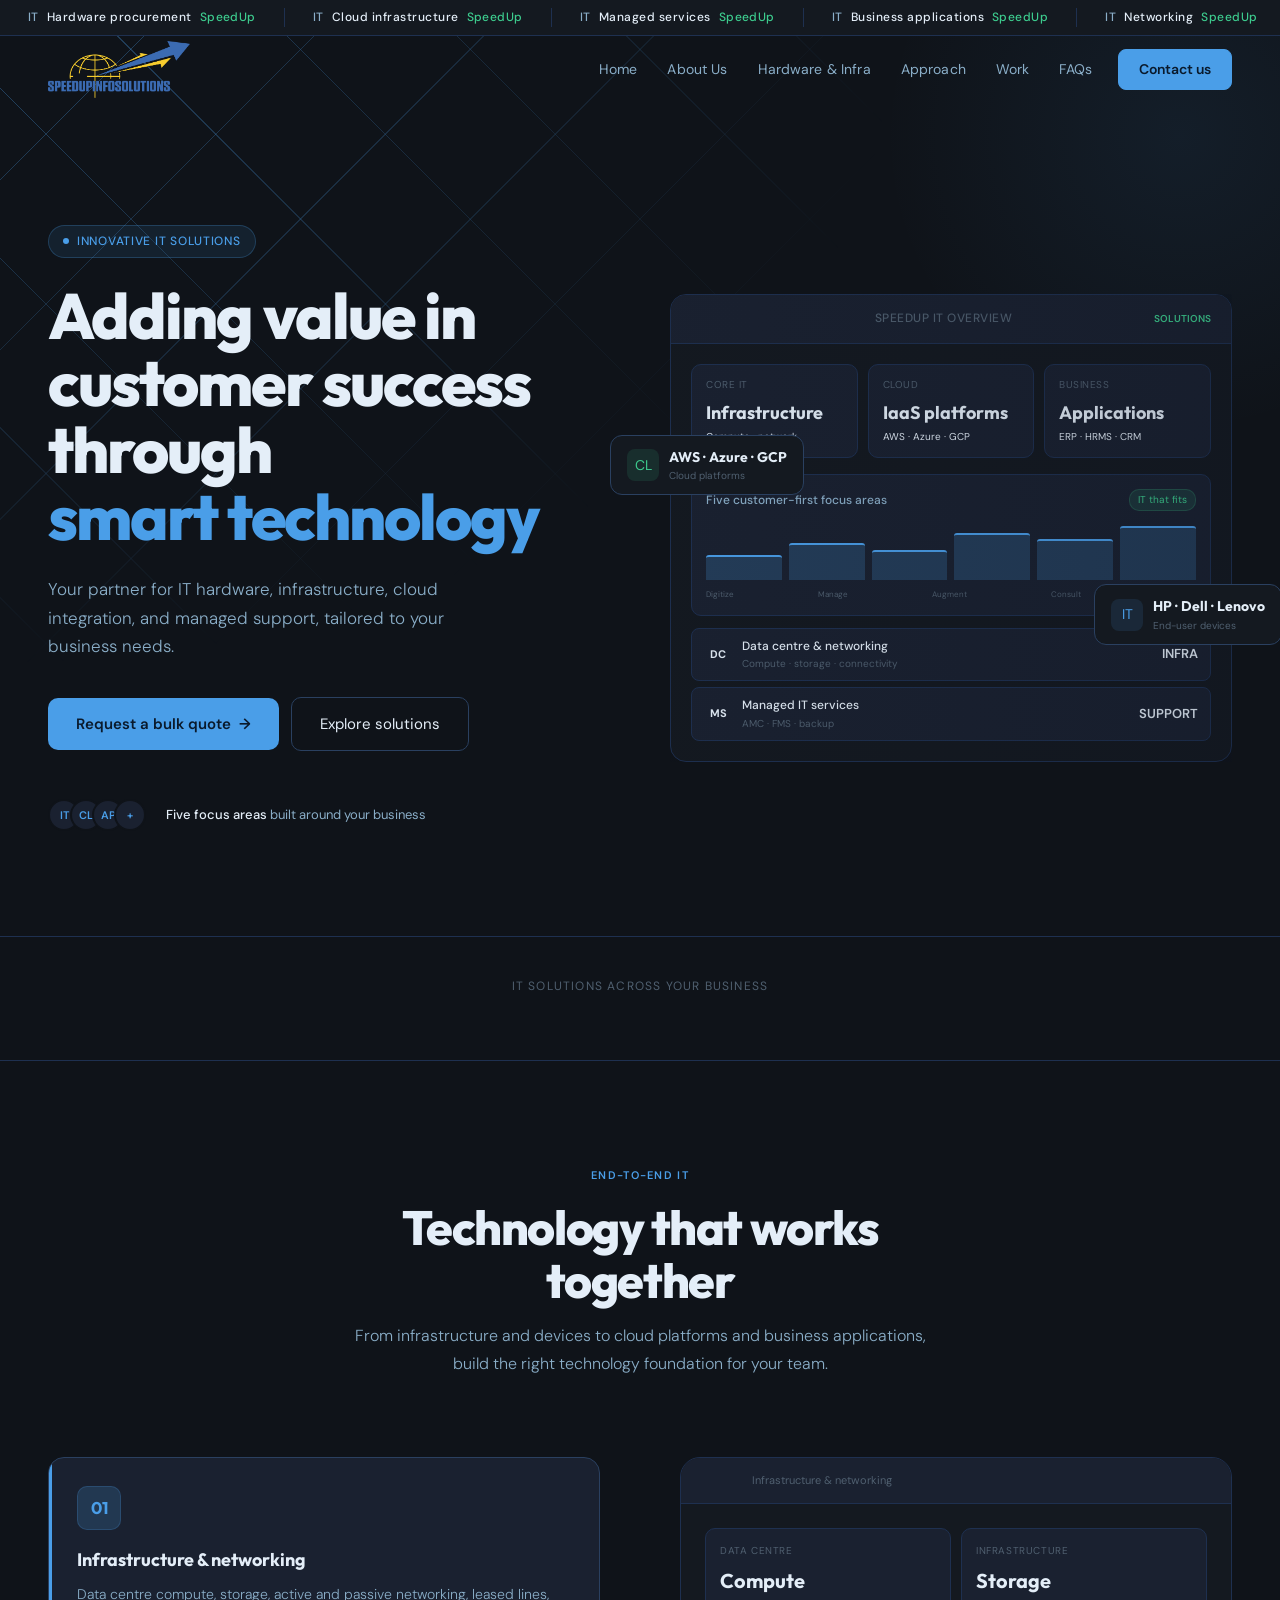
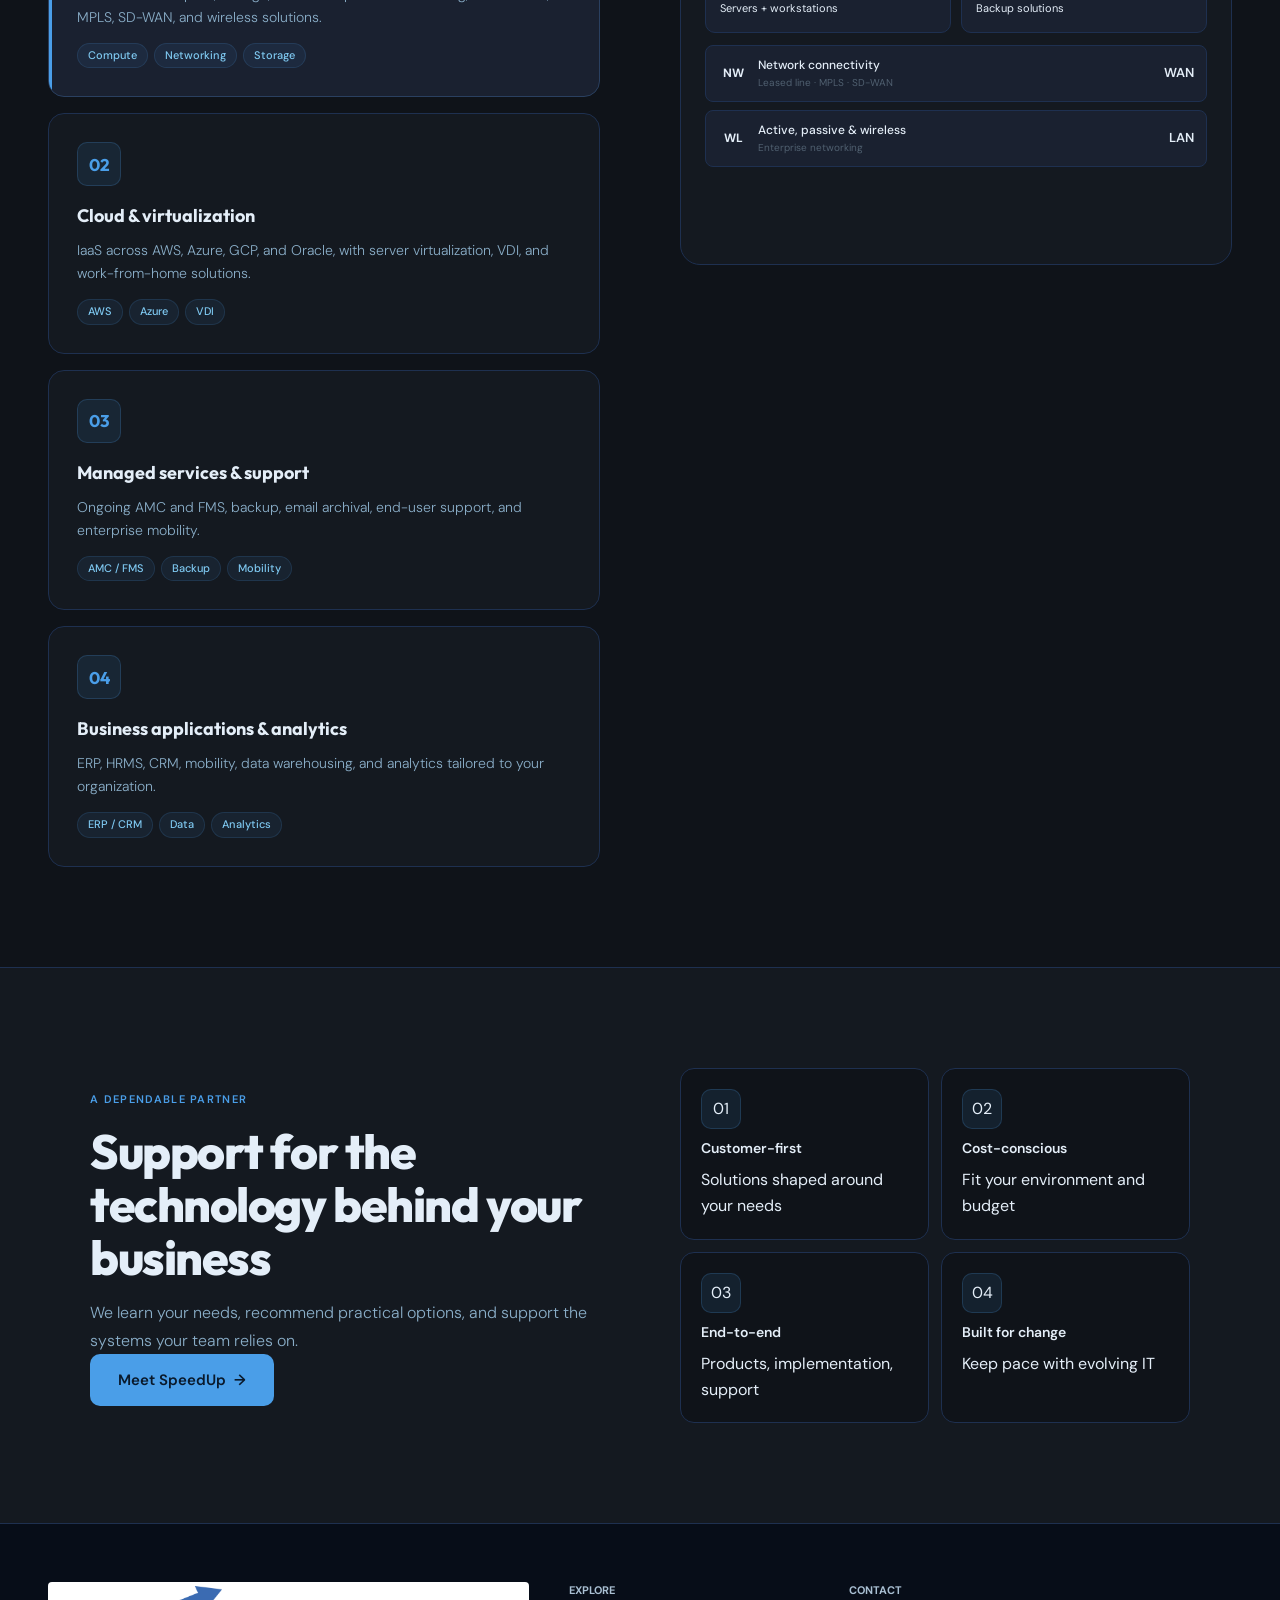
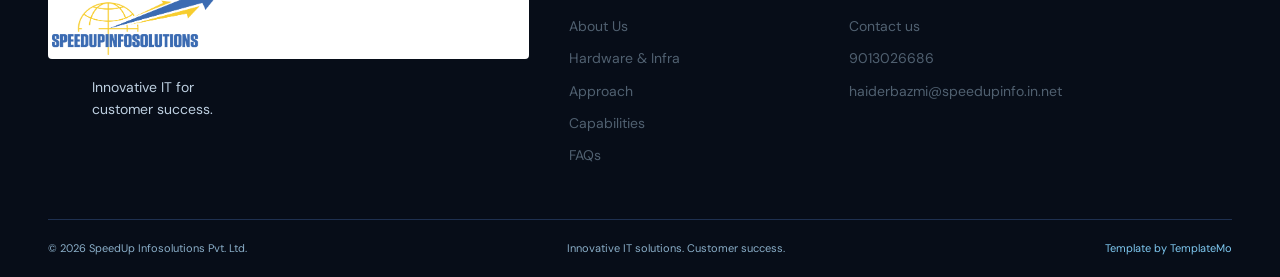
<file: index.html>
<!doctype html>
<html lang="en">
<head>
  <meta charset="utf-8">
  <meta name="viewport" content="width=device-width, initial-scale=1">
  <meta name="description" content="SpeedUp Infosolutions delivers tailored IT solutions across infrastructure, cloud, managed services, applications, and analytics." />
  <title>SpeedUp Infosolutions Pvt. Ltd. | IT Hardware &amp; Solutions</title>
  <link rel="preconnect" href="https://fonts.googleapis.com">
  <link rel="preconnect" href="https://fonts.gstatic.com" crossorigin>
  <link href="https://fonts.googleapis.com/css2?family=Outfit:wght@400;500;600;700;800&family=DM+Sans:ital,opsz,wght@0,9..40,300;0,9..40,400;0,9..40,500;0,9..40,600;0,9..40,700;1,9..40,300&display=swap" rel="stylesheet">
  <link rel="stylesheet" href="styles.css">
  <link rel="stylesheet" href="templatemo_623_novapay/templatemo-623-novapay-style.css">
  <script src="site.js" defer></script>
</head>
<body>
  <div id="site-header"></div>
  <main id="page-content" data-page="home"></main>
  <div id="site-footer"></div>
</body>
</html>
</file>
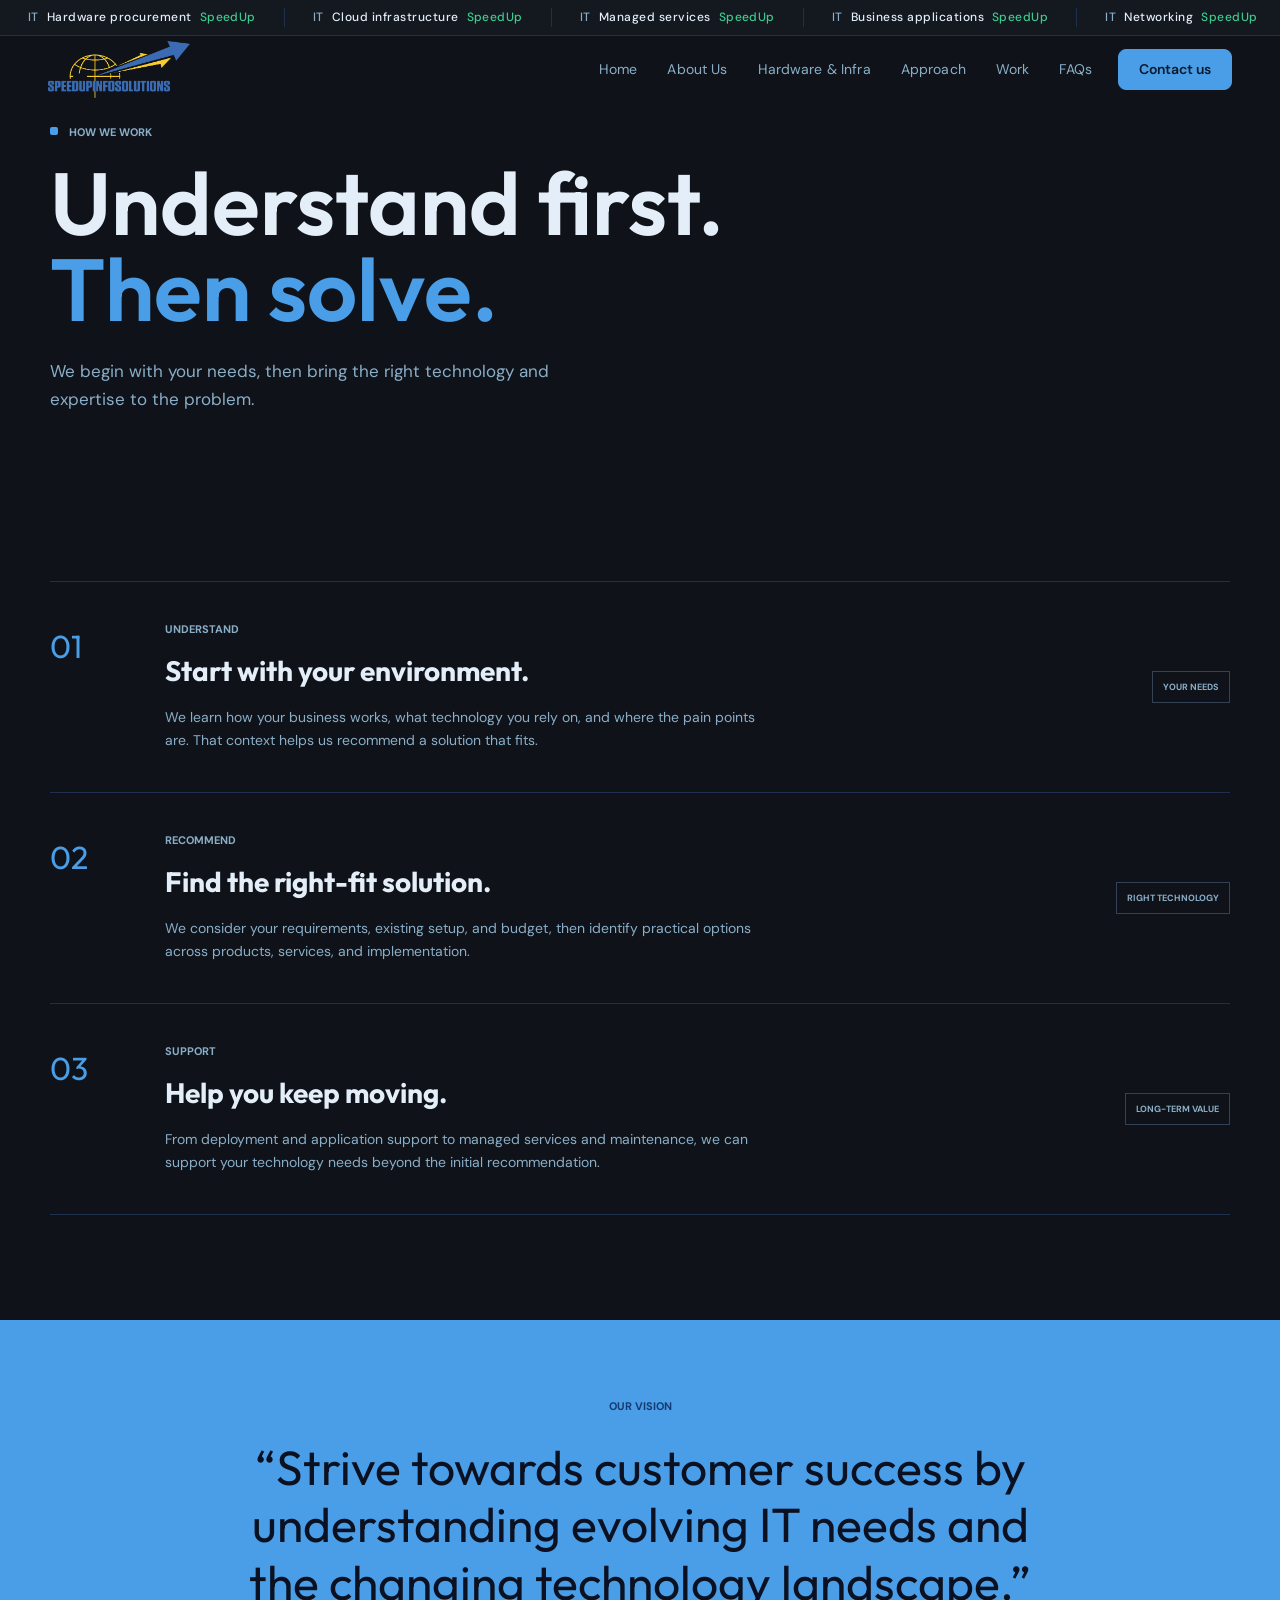
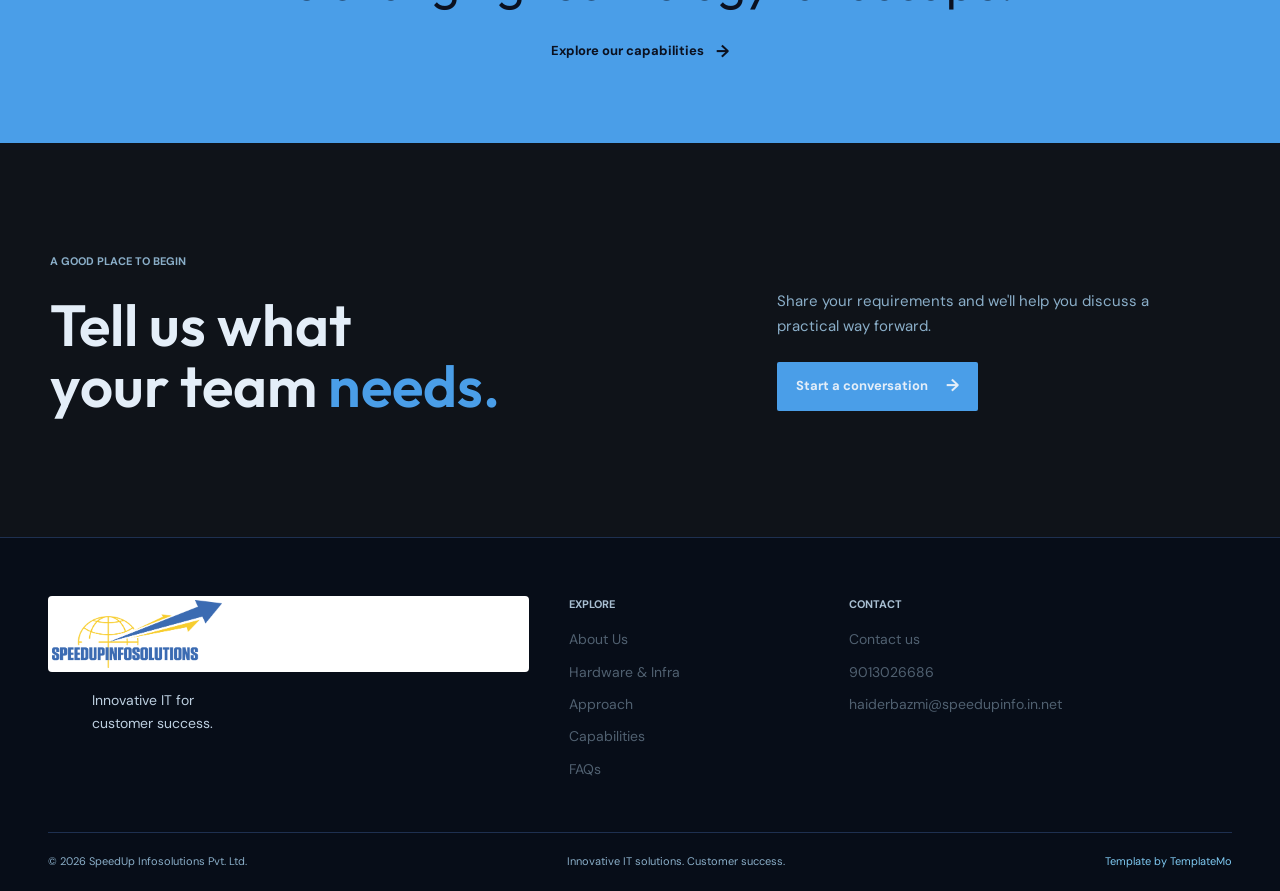
<file: approach.html>
<!doctype html>
<html lang="en">
<head>
  <meta charset="utf-8">
  <meta name="viewport" content="width=device-width, initial-scale=1">
  <meta name="description" content="A customer-first approach to planning and delivering practical IT solutions." />
  <title>Our Approach | SpeedUp Infosolutions Pvt. Ltd.</title>
  <link rel="preconnect" href="https://fonts.googleapis.com">
  <link rel="preconnect" href="https://fonts.gstatic.com" crossorigin>
  <link href="https://fonts.googleapis.com/css2?family=Outfit:wght@400;500;600;700;800&family=DM+Sans:ital,opsz,wght@0,9..40,300;0,9..40,400;0,9..40,500;0,9..40,600;0,9..40,700;1,9..40,300&display=swap" rel="stylesheet">
  <link rel="stylesheet" href="styles.css">
  <link rel="stylesheet" href="templatemo_623_novapay/templatemo-623-novapay-style.css">
  <script src="site.js" defer></script>
</head>
<body>
  <div id="site-header"></div>
  <main id="page-content" data-page="approach"></main>
  <div id="site-footer"></div>
</body>
</html>
</file>
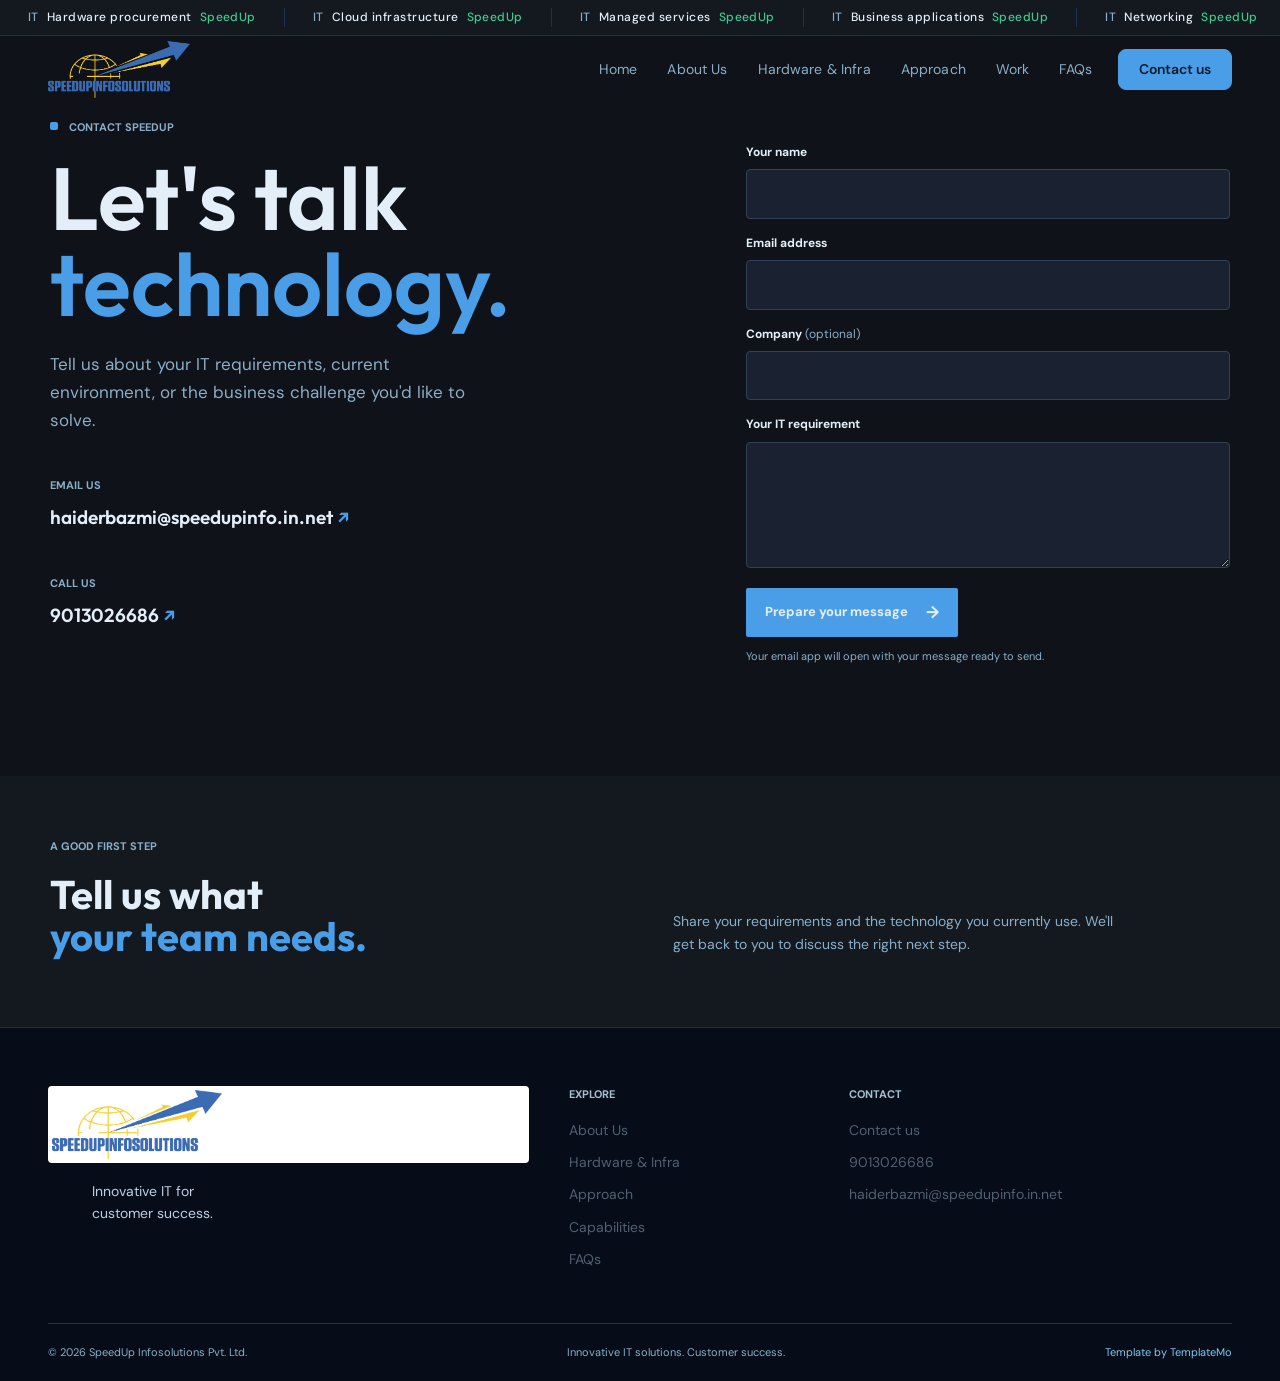
<file: contact.html>
<!doctype html>
<html lang="en">
<head>
  <meta charset="utf-8">
  <meta name="viewport" content="width=device-width, initial-scale=1">
  <meta name="description" content="Contact SpeedUp Infosolutions to discuss your IT requirements and business technology needs." />
  <title>Contact | SpeedUp Infosolutions Pvt. Ltd.</title>
  <link rel="preconnect" href="https://fonts.googleapis.com">
  <link rel="preconnect" href="https://fonts.gstatic.com" crossorigin>
  <link href="https://fonts.googleapis.com/css2?family=Outfit:wght@400;500;600;700;800&family=DM+Sans:ital,opsz,wght@0,9..40,300;0,9..40,400;0,9..40,500;0,9..40,600;0,9..40,700;1,9..40,300&display=swap" rel="stylesheet">
  <link rel="stylesheet" href="styles.css">
  <link rel="stylesheet" href="templatemo_623_novapay/templatemo-623-novapay-style.css">
  <script src="site.js" defer></script>
</head>
<body>
  <div id="site-header"></div>
  <main id="page-content" data-page="contact"></main>
  <div id="site-footer"></div>
</body>
</html>
</file>
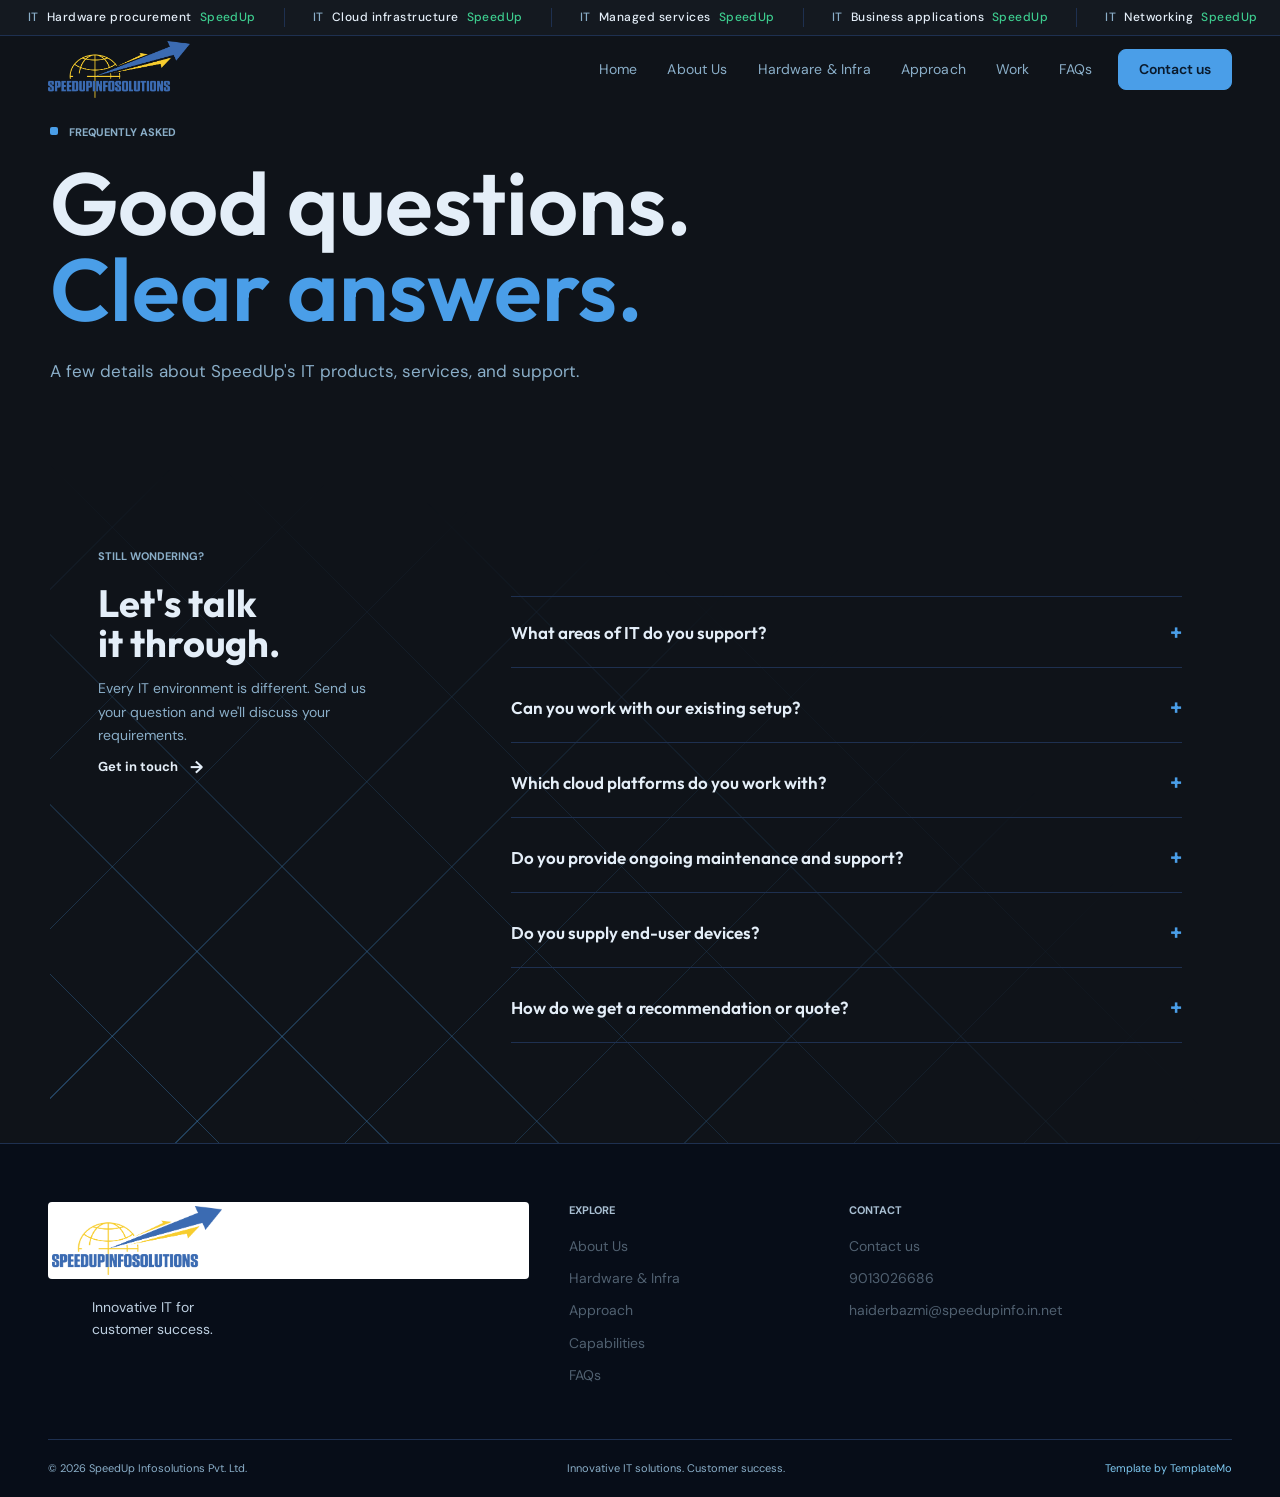
<file: faq.html>
<!doctype html>
<html lang="en">
<head>
  <meta charset="utf-8">
  <meta name="viewport" content="width=device-width, initial-scale=1">
  <meta name="description" content="Answers about SpeedUp Infosolutions' IT services and project engagements." />
  <title>FAQs | SpeedUp Infosolutions Pvt. Ltd.</title>
  <link rel="preconnect" href="https://fonts.googleapis.com">
  <link rel="preconnect" href="https://fonts.gstatic.com" crossorigin>
  <link href="https://fonts.googleapis.com/css2?family=Outfit:wght@400;500;600;700;800&family=DM+Sans:ital,opsz,wght@0,9..40,300;0,9..40,400;0,9..40,500;0,9..40,600;0,9..40,700;1,9..40,300&display=swap" rel="stylesheet">
  <link rel="stylesheet" href="styles.css">
  <link rel="stylesheet" href="templatemo_623_novapay/templatemo-623-novapay-style.css">
  <script src="site.js" defer></script>
</head>
<body>
  <div id="site-header"></div>
  <main id="page-content" data-page="faq"></main>
  <div id="site-footer"></div>
</body>
</html>
</file>
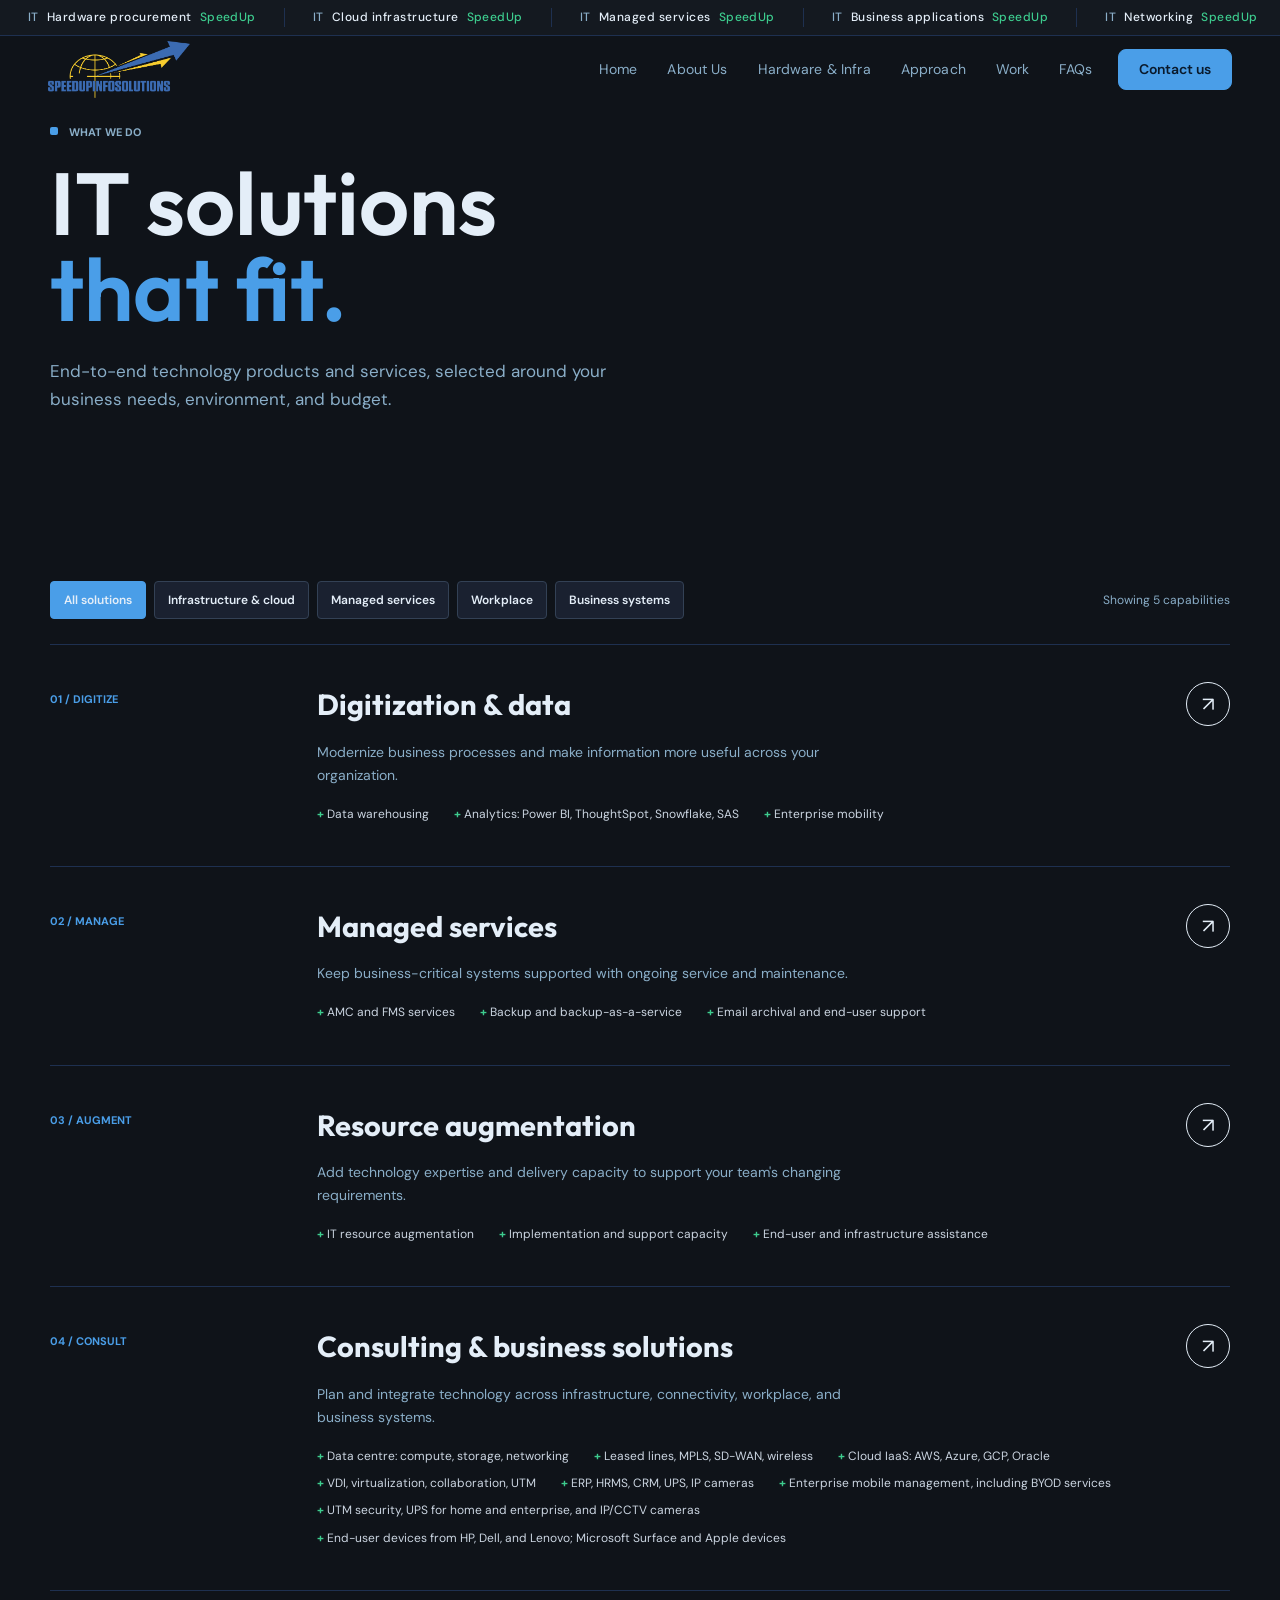
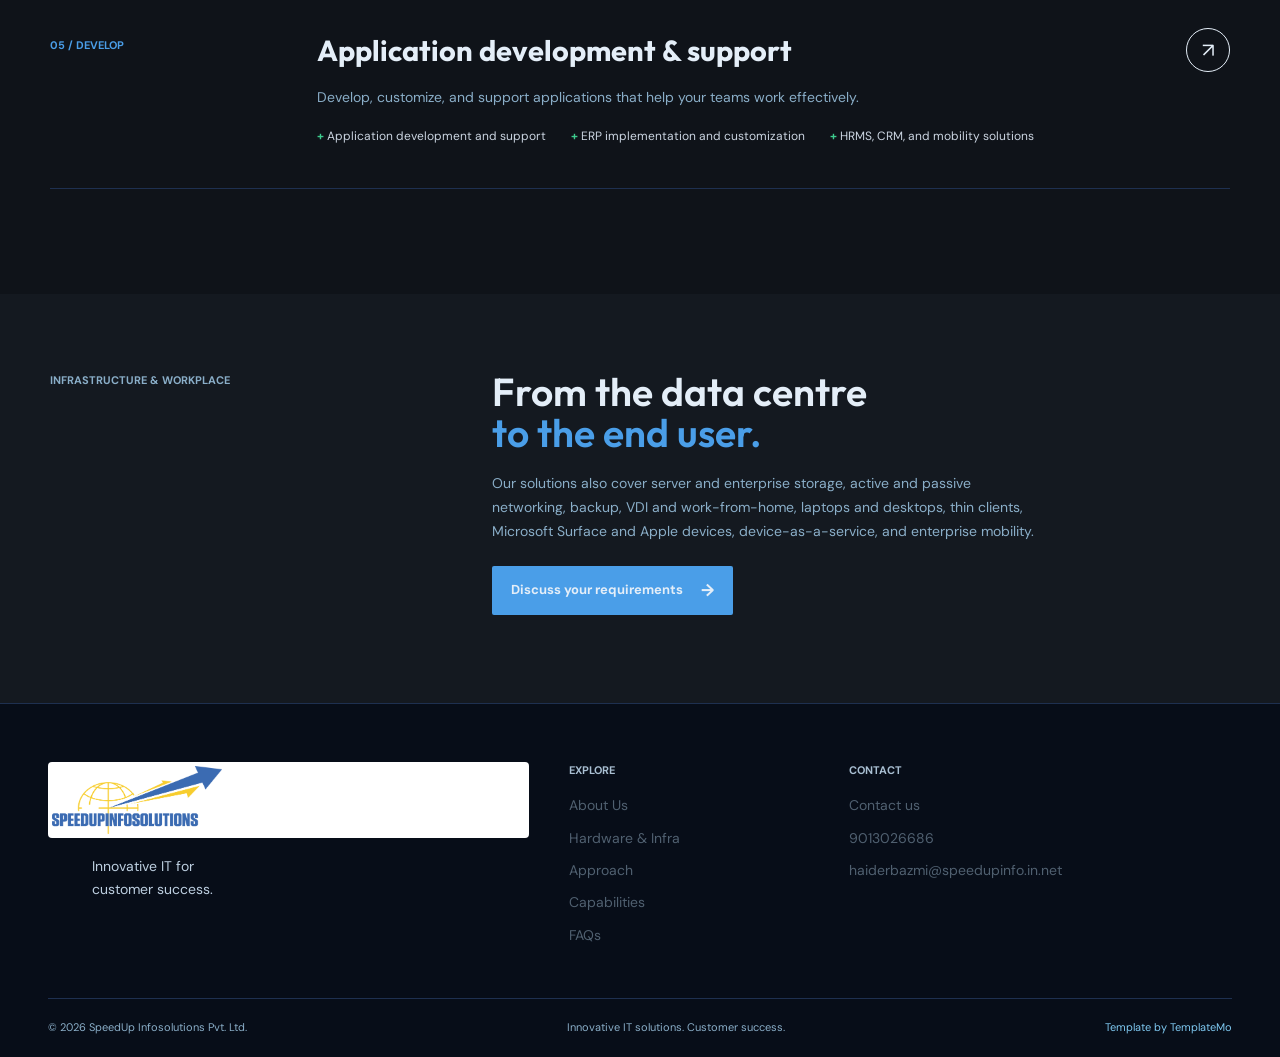
<file: services.html>
<!doctype html>
<html lang="en">
<head>
  <meta charset="utf-8">
  <meta name="viewport" content="width=device-width, initial-scale=1">
  <meta name="description" content="Explore SpeedUp's IT consulting, managed services, infrastructure, application, and digitization capabilities." />
  <title>Services | SpeedUp Infosolutions Pvt. Ltd.</title>
  <link rel="preconnect" href="https://fonts.googleapis.com">
  <link rel="preconnect" href="https://fonts.gstatic.com" crossorigin>
  <link href="https://fonts.googleapis.com/css2?family=Outfit:wght@400;500;600;700;800&family=DM+Sans:ital,opsz,wght@0,9..40,300;0,9..40,400;0,9..40,500;0,9..40,600;0,9..40,700;1,9..40,300&display=swap" rel="stylesheet">
  <link rel="stylesheet" href="styles.css">
  <link rel="stylesheet" href="templatemo_623_novapay/templatemo-623-novapay-style.css">
  <script src="site.js" defer></script>
</head>
<body>
  <div id="site-header"></div>
  <main id="page-content" data-page="services"></main>
  <div id="site-footer"></div>
</body>
</html>
</file>
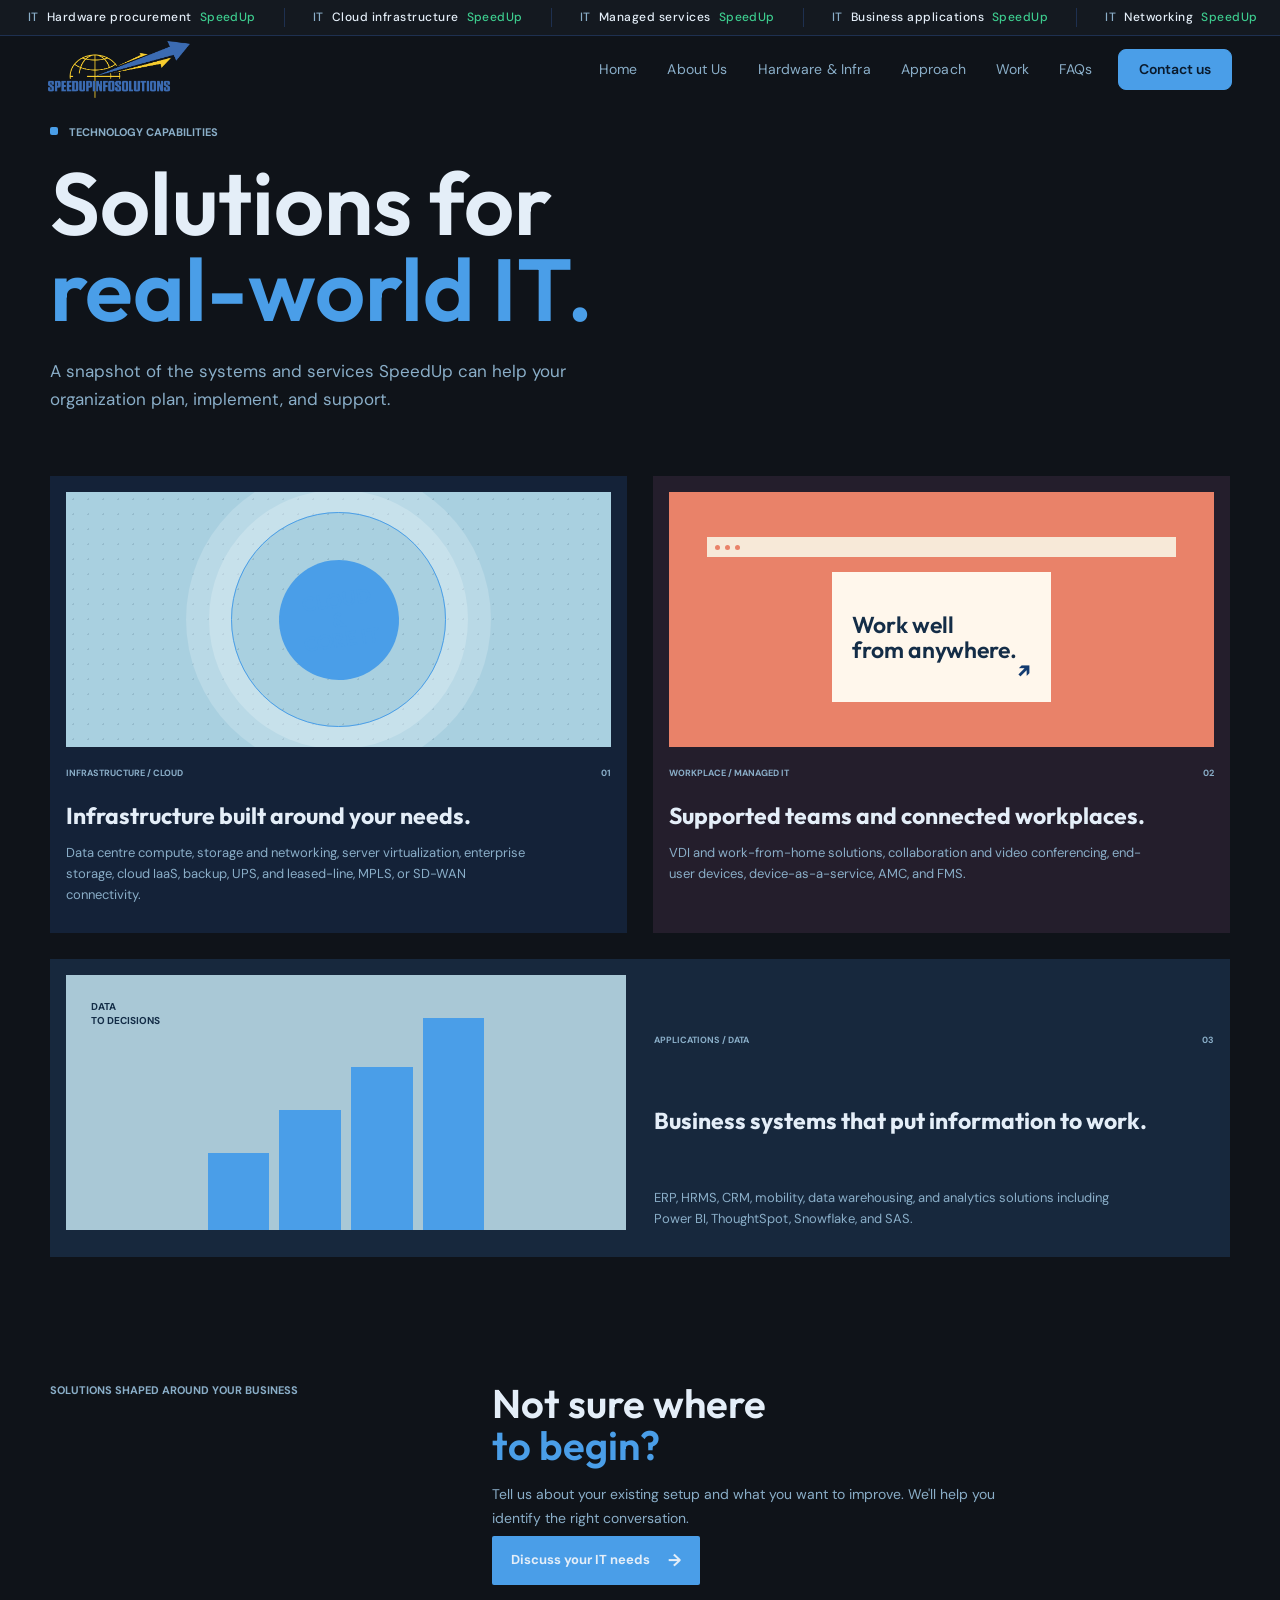
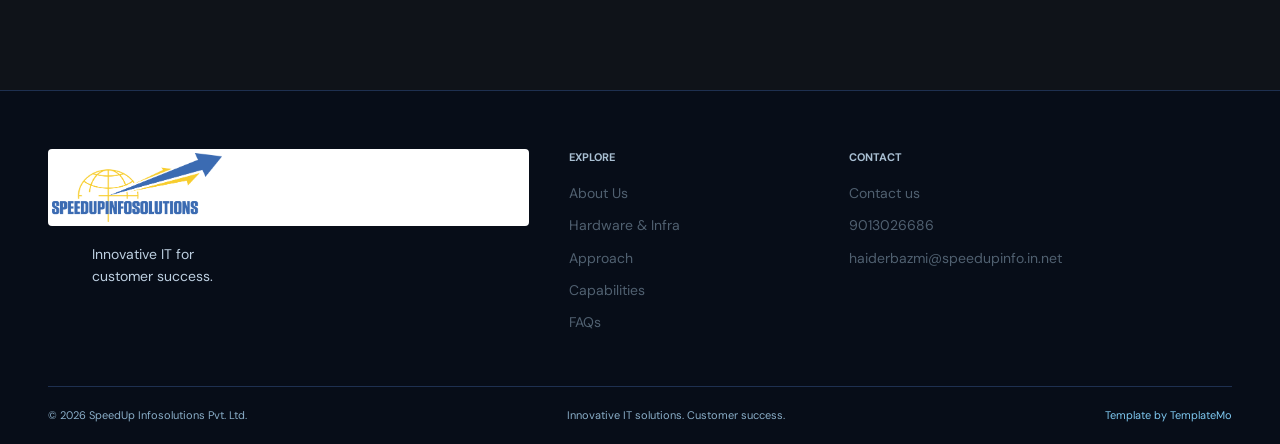
<file: work.html>
<!doctype html>
<html lang="en">
<head>
  <meta charset="utf-8">
  <meta name="viewport" content="width=device-width, initial-scale=1">
  <meta name="description" content="Explore infrastructure, workplace, and business technology solutions from SpeedUp Infosolutions." />
  <title>Our Work | SpeedUp Infosolutions Pvt. Ltd.</title>
  <link rel="preconnect" href="https://fonts.googleapis.com">
  <link rel="preconnect" href="https://fonts.gstatic.com" crossorigin>
  <link href="https://fonts.googleapis.com/css2?family=Outfit:wght@400;500;600;700;800&family=DM+Sans:ital,opsz,wght@0,9..40,300;0,9..40,400;0,9..40,500;0,9..40,600;0,9..40,700;1,9..40,300&display=swap" rel="stylesheet">
  <link rel="stylesheet" href="styles.css">
  <link rel="stylesheet" href="templatemo_623_novapay/templatemo-623-novapay-style.css">
  <script src="site.js" defer></script>
</head>
<body>
  <div id="site-header"></div>
  <main id="page-content" data-page="work"></main>
  <div id="site-footer"></div>
</body>
</html>
</file>
<file: styles.css>
:root {
  color-scheme: dark;
  --paper: #0f1319;
  --white: #e4eef8;
  --ink: #e4eef8;
  --muted: #8aaec8;
  --deep-blue: #4a9ee8;
  --sky: #4a9ee8;
  --coral: #3dcc8e;
  --blue: #2a6aaa;
  --line: #1e3050;
  --soft-blue: #141920;
  --tech-card: #1a2130;
  --display: "Outfit", sans-serif;
  --body: "DM Sans", sans-serif;
  --bg: #0f1319;
  --bg2: #141920;
  --bg3: #1a2130;
  --bg4: #1e2838;
  --sky2: #7ec8f0;
  --sky3: #2a6aaa;
  --sky4: #0d2a44;
  --text: #e4eef8;
  --text2: #8aaec8;
  --text3: #506070;
  --border: #1e3050;
  --border2: #2a4060;
  --green: #3dcc8e;
  --red: #e85a5a;
  --max-w: 1280px;
  --nav-h: 68px;
  --silk: cubic-bezier(.16, 1, .3, 1);
  font-family: var(--body);
  color: var(--ink);
  background: var(--paper);
  font-synthesis: none;
  text-rendering: optimizeLegibility;
}

* { box-sizing: border-box; }
html { scroll-behavior: smooth; }
body { margin: 0; min-width: 320px; }
img { display: block; width: 100%; }
a { color: inherit; text-decoration: none; }
button, input, textarea { font: inherit; }
button, a { -webkit-tap-highlight-color: transparent; }
.wrap { width: min(1180px, calc(100% - 64px)); margin-inline: auto; }
.site-header { position: sticky; top: 0; z-index: 5; border-bottom: 1px solid var(--border); background: rgba(15, 19, 25, .95); backdrop-filter: blur(14px); }
.header-inner { min-height: 82px; display: flex; align-items: center; justify-content: space-between; gap: 36px; }
.wordmark { display: inline-flex; flex: 0 0 auto; align-items: center; padding: 5px 8px; border-radius: 3px; background: #fff; }
.brand-logo { width: 150px; height: auto; }
.nav-logo .brand-logo { display: block; padding: 4px; border-radius: 4px; background: #fff; }
.site-logo { display: inline-flex; align-items: center; padding: 4px; border-radius: 4px; background: #fff; }
.nav-logo-image { width: 142px; height: auto; }
.footer-logo img { width: 170px; height: auto; }
.main-nav { display: flex; align-items: center; gap: clamp(18px, 2.4vw, 34px); font-size: 13px; font-weight: 600; }
.main-nav a { transition: color .18s ease; }
.main-nav a:hover, .main-nav a[aria-current="page"] { color: var(--sky); }
.main-nav .nav-contact { padding: 12px 17px; border: 1px solid var(--deep-blue); border-radius: 4px; background: var(--deep-blue); color: var(--white); }
.main-nav .nav-contact:hover { background: #133b70; color: var(--white); }
.nav-home { display: block; }
.menu-toggle { display: none; }
.hero { min-height: 100vh; display: grid; grid-template-columns: 1fr 1fr; align-items: center; gap: 60px; padding: calc(36px + var(--nav-h) + 60px) max(48px, calc((100vw - var(--max-w)) / 2)) 80px; }
.hero-copy { position: relative; z-index: 1; padding-block: 18px; }
.eyebrow { margin: 0 0 18px; color: var(--muted); font-size: 11px; font-weight: 700; letter-spacing: 0; text-transform: uppercase; }
.eyebrow-dot { display: inline-block; width: 8px; height: 8px; margin-right: 8px; border-radius: 2px; background: var(--sky); vertical-align: 1px; }
h1, h2, h3, p { margin-top: 0; }
h1, h2, h3 { font-family: var(--display); }
h1 { margin-bottom: 25px; font-size: clamp(58px, 7vw, 88px); line-height: .98; letter-spacing: 0; font-weight: 600; }
h1 span, h2 span { color: var(--sky); }
.hero-intro, .page-lead { max-width: 490px; color: var(--text2); font-size: 17px; line-height: 1.65; }
.actions { display: flex; align-items: center; flex-wrap: wrap; gap: 22px; margin-top: 32px; }
.button { display: inline-flex; min-height: 49px; align-items: center; justify-content: center; gap: 18px; padding: 0 18px; border: 1px solid transparent; border-radius: 2px; font-size: 13px; font-weight: 700; transition: background .2s ease, color .2s ease, transform .2s ease; }
.button:hover { transform: translateY(-2px); }
.button-dark { background: var(--deep-blue); color: var(--white); }
.button-dark:hover { background: #133b70; }
.button-light, .button-yellow { background: var(--sky); color: #111827; }
.button-light:hover, .button-yellow:hover { background: #d99b00; }
.button-card { border-color: #334155; background: var(--tech-card); color: var(--white); }
.button-card:hover { background: #334155; }
.text-link { display: inline-flex; align-items: center; gap: 12px; font-size: 13px; font-weight: 700; }
.text-link span, .button span { font-size: 17px; }
.hero-visual { position: relative; min-height: 440px; align-self: center; }
.hero-visual > img { position: absolute; inset: 0; height: 100%; object-fit: cover; object-position: center; }
.hero-visual::after { position: absolute; inset: 0; content: ""; background: linear-gradient(90deg, rgba(11, 17, 32, .04), rgba(11, 17, 32, .2)); }
.hero-stamp { position: absolute; z-index: 1; top: 38px; right: -17px; display: flex; width: 136px; aspect-ratio: 1; flex-direction: column; align-items: center; justify-content: center; gap: 8px; border-radius: 8px; background: var(--sky); color: #111827; text-align: center; transform: rotate(3deg); }
.hero-stamp span { font-size: 7px; font-weight: 700; }
.hero-stamp strong { font-family: var(--display); font-size: 24px; line-height: .87; }
.hero-caption { position: absolute; z-index: 1; right: 18px; bottom: 17px; left: 18px; display: flex; justify-content: space-between; color: white; font-size: 10px; font-weight: 600; text-shadow: 0 1px 5px rgba(0,0,0,.4); }
.intro-band { padding-block: 63px; background: var(--tech-card); }
.intro-grid { display: grid; grid-template-columns: .65fr 1.8fr auto; align-items: start; gap: 36px; }
.intro-grid .eyebrow { color: var(--sky); }
.intro-statement { max-width: 720px; margin: 0; font-family: var(--display); font-size: clamp(26px, 3.2vw, 39px); line-height: 1.22; }
.intro-statement span { color: var(--sky); }
.round-link { display: grid; width: 44px; aspect-ratio: 1; flex: 0 0 auto; place-items: center; border: 1px solid currentColor; border-radius: 50%; font-size: 20px; transition: background .2s, color .2s; }
.round-link:hover { background: var(--sky); color: #111827; }
.section { padding-block: 105px; }
.section-heading { display: flex; align-items: end; justify-content: space-between; gap: 28px; margin-bottom: 45px; }
.section-heading h2, .split-section h2, .closing-grid h2, .feature-copy h2, .band-grid h2, .note-section h2 { margin: 0; font-size: clamp(38px, 5vw, 58px); line-height: 1.05; font-weight: 600; }
.section-heading .text-link { margin-bottom: 7px; }
.service-list { border-top: 1px solid var(--line); }
.service-row { display: grid; grid-template-columns: 65px 1.1fr 1fr 32px; align-items: center; gap: 20px; min-height: 91px; border-bottom: 1px solid var(--line); transition: padding .2s, background .2s; }
.service-row:hover { padding-inline: 12px; background: rgba(30, 86, 160, .18); }
.service-number { color: var(--sky); font-size: 11px; font-weight: 700; }
.service-name { font-family: var(--display); font-size: 20px; font-weight: 600; }
.service-description { color: var(--muted); font-size: 13px; }
.row-arrow { justify-self: end; font-size: 20px; }
.feature-band { padding-block: 0; background: var(--deep-blue); color: var(--white); }
.feature-grid { min-height: 455px; display: grid; grid-template-columns: 1fr 1fr; align-items: stretch; }
.feature-image { min-height: 455px; overflow: hidden; }
.feature-image img { height: 100%; object-fit: cover; }
.feature-copy { display: flex; flex-direction: column; align-items: flex-start; justify-content: center; padding: 60px clamp(35px, 6vw, 82px); }
.feature-copy .eyebrow { color: #c7dceb; }
.feature-copy h2 { margin-bottom: 20px; font-size: clamp(43px, 5vw, 63px); line-height: 1.02; }
.feature-copy h2 span { color: var(--sky); }
.feature-copy > p:not(.eyebrow) { max-width: 390px; margin-bottom: 26px; color: #dbe8f2; font-size: 14px; line-height: 1.7; }
.closing-cta { padding-block: 110px 120px; }
.closing-grid { display: grid; grid-template-columns: 1.2fr .8fr; align-items: end; gap: 48px; }
.closing-grid > div { max-width: 400px; padding-bottom: 6px; }
.closing-grid p { margin-bottom: 23px; color: var(--muted); font-size: 15px; line-height: 1.65; }
.site-footer { padding-block: 58px 20px; background: #070d18; color: var(--white); }
.footer-main { display: grid; grid-template-columns: 1.4fr .7fr 1fr auto; gap: 40px; padding-bottom: 52px; }
.footer-wordmark .brand-logo { width: 190px; }
.footer-main > div:first-child > p { margin: 17px 0 0 44px; color: #bdcfe0; font-size: 14px; line-height: 1.6; }
.footer-links { display: flex; flex-direction: column; align-items: flex-start; gap: 11px; font-size: 13px; }
.footer-links .eyebrow { margin-bottom: 5px; color: #a9bfd2; }
.footer-links a:hover { color: var(--sky); }
.footer-top { display: grid; width: 39px; height: 39px; place-items: center; border: 1px solid #66809a; border-radius: 50%; font-size: 20px; }
.footer-bottom { display: flex; justify-content: space-between; gap: 16px; padding-top: 17px; border-top: 1px solid #1e3050; color: #8aaec8; font-size: 11px; }
.footer-bottom a { color: var(--sky2); }
.page-hero { padding-block: 88px 63px; }
.page-hero h1, .contact-hero h1 { font-size: clamp(58px, 8vw, 88px); }
.page-lead { max-width: 570px; margin-bottom: 0; }
.about-image { height: clamp(280px, 42vw, 510px); overflow: hidden; }
.about-image img { height: 100%; object-fit: cover; object-position: center 54%; }
.split-section { display: grid; grid-template-columns: 1fr 1fr; gap: 70px; }
.body-copy { max-width: 520px; color: var(--muted); font-size: 15px; line-height: 1.75; }
.body-copy p { margin-bottom: 18px; }
.body-copy .text-link { margin-top: 5px; color: var(--ink); }
.purpose-band { padding-block: 70px; background: var(--soft-blue); }
.purpose-grid { display: grid; grid-template-columns: repeat(2, 1fr); gap: 64px; }
.purpose-grid h2 { margin: 0 0 17px; font-size: clamp(32px, 4vw, 44px); line-height: 1.08; }
.purpose-grid article > p:last-child { max-width: 510px; margin: 0; color: var(--muted); font-size: 14px; line-height: 1.75; }
.values-band { padding-block: 75px 88px; background: var(--soft-blue); }
.values-grid { display: grid; grid-template-columns: repeat(3, 1fr); gap: 42px; margin-top: 42px; }
.values-grid article { padding-top: 17px; border-top: 1px solid var(--line); }
.values-grid article > span { color: var(--sky); font-size: 11px; font-weight: 700; }
.values-grid h3 { margin: 20px 0 10px; font-size: 22px; }
.values-grid p { max-width: 290px; margin: 0; color: var(--muted); font-size: 14px; line-height: 1.65; }
.service-detail-list { border-top: 1px solid var(--line); }
.service-detail { display: grid; grid-template-columns: .5fr 1.8fr auto; gap: 35px; padding: 37px 0 42px; border-bottom: 1px solid var(--line); }
.service-detail { background: transparent; }
.service-detail[hidden] { display: none; }
.sticky-card { width: 100%; color: var(--text); font: inherit; text-align: left; }
.sticky-card-icon { color: var(--sky); font-family: var(--display); font-size: 17px; font-weight: 700; }
.dash-status { color: var(--green); font-size: 10px; font-weight: 600; }
.focus-bars { display: flex; height: 57px; align-items: end; gap: 7px; margin-bottom: 8px; }
.focus-bars i { flex: 1; border-top: 2px solid var(--sky); border-radius: 3px 3px 0 0; background: rgba(74, 158, 232, .22); }
.focus-bar-labels { display: flex; justify-content: space-between; gap: 3px; color: var(--text3); font-size: 8px; }
.pm-sparkline span { display: grid; flex: 1; height: 31px; place-items: center; border: 1px solid var(--border); border-radius: 4px; background: var(--sky4); color: var(--sky); font-size: 9px; }
.it-focus-tags { display: flex; flex-wrap: wrap; gap: 7px; }
.it-focus-tags span, .tech-provider-grid span { padding: 5px 8px; border: 1px solid var(--border); border-radius: 5px; background: var(--bg); color: var(--text2); font-size: 10px; }
.tech-provider-grid { display: grid; grid-template-columns: 1fr 1fr; gap: 8px; margin-top: 12px; }
.mobile-menu .btn-primary, .mobile-menu .btn-primary:hover { color: #0a1a2c; }
.service-filter { display: flex; align-items: center; justify-content: space-between; gap: 20px; margin-bottom: 25px; }
.service-filter-buttons { display: flex; flex-wrap: wrap; gap: 8px; }
.service-filter-button { min-height: 38px; padding: 0 13px; border: 1px solid #334155; border-radius: 4px; background: var(--tech-card); color: var(--ink); font-size: 12px; font-weight: 600; cursor: pointer; transition: background .18s ease, color .18s ease, border-color .18s ease; }
.service-filter-button:hover { border-color: var(--deep-blue); }
.service-filter-button[aria-pressed="true"] { border-color: var(--deep-blue); background: var(--deep-blue); color: var(--white); }
.service-filter-count { flex: 0 0 auto; margin: 0; color: var(--muted); font-size: 12px; }
.service-detail > .service-number { padding-top: 9px; }
.service-detail h2 { margin: 0 0 12px; font-size: 29px; }
.service-detail p { max-width: 570px; margin-bottom: 18px; color: var(--muted); font-size: 14px; line-height: 1.65; }
.service-detail ul { display: flex; flex-wrap: wrap; gap: 8px 25px; margin: 0; padding: 0; color: #cbd5e1; font-size: 12px; list-style: none; }
.service-detail li::before { content: "+ "; color: var(--coral); font-weight: 700; }
.soft-band { padding-block: 78px 88px; background: var(--soft-blue); }
.band-grid { display: grid; grid-template-columns: .7fr 1.3fr; gap: 45px; }
.band-grid h2 { margin-bottom: 18px; font-size: 39px; }
.band-grid > div > p { max-width: 550px; margin-bottom: 22px; color: var(--muted); font-size: 14px; line-height: 1.7; }
.process-list { border-top: 1px solid var(--line); }
.process-step { display: grid; grid-template-columns: 90px 1fr auto; gap: 25px; padding: 39px 0; border-bottom: 1px solid var(--line); }
.process-number { color: var(--sky); font-family: var(--display); font-size: 32px; }
.process-step .eyebrow { margin-bottom: 10px; }
.process-step h2 { margin-bottom: 12px; font-size: 28px; }
.process-step p:not(.eyebrow) { max-width: 610px; margin-bottom: 0; color: var(--muted); font-size: 14px; line-height: 1.7; }
.step-note { align-self: center; padding: 8px 10px; border: 1px solid #334155; color: var(--muted); font-size: 9px; font-weight: 700; }
.quote-band { padding-block: 78px; background: var(--sky); color: #0b1120; }
.quote-content { max-width: 850px; text-align: center; }
.quote-content .eyebrow { color: #133b70; }
.quote-content blockquote { margin: 23px auto 26px; font-family: var(--display); font-size: clamp(31px, 4vw, 48px); line-height: 1.2; }
.work-grid { display: grid; grid-template-columns: repeat(2, 1fr); gap: 26px; padding-bottom: 65px; }
.work-feature { padding: 16px 16px 27px; }
.work-green { background: #142238; }
.work-coral { background: #241e2c; }
.work-blue { background: #17283d; }
.work-feature:last-child { grid-column: 1 / -1; display: grid; grid-template-columns: 1fr 1fr; column-gap: 28px; align-items: end; }
.work-feature:last-child .work-art { grid-row: span 3; }
.work-art { position: relative; display: grid; height: 255px; place-items: center; overflow: hidden; }
.art-orbit { background-color: #a9d0e0; background-image: radial-gradient(rgba(20,45,71,.13) 1px, transparent 1px); background-size: 15px 15px; }
.orbit-ring { position: absolute; width: 215px; aspect-ratio: 1; border: 1px solid var(--deep-blue); border-radius: 50%; box-shadow: 0 0 0 22px rgba(255,255,255,.2), 0 0 0 45px rgba(255,255,255,.18); }
.orbit-core { display: grid; width: 120px; aspect-ratio: 1; place-content: center; border-radius: 50%; background: var(--deep-blue); color: var(--sky); font-family: var(--display); font-size: 20px; font-weight: 600; line-height: 1; text-align: center; transform: rotate(-8deg); }
.art-window { padding: 38px; background: #e98269; }
.window-top { display: flex; width: 100%; height: 20px; align-items: center; gap: 5px; padding: 0 8px; background: #f7e9d8; }
.window-top i { width: 5px; height: 5px; border-radius: 50%; background: #e98269; }
.window-content { display: flex; height: 130px; align-items: center; justify-content: space-between; padding: 20px; background: #fff7ec; color: #142d47; font-family: var(--display); font-size: 23px; font-weight: 600; line-height: 1.1; }
.window-content b { align-self: end; color: #133b70; font-size: 21px; }
.art-bars { display: flex; align-items: end; justify-content: center; gap: 10px; background: #a9c8d6; }
.art-bars span { width: 11%; background: var(--deep-blue); }
.art-bars span:nth-child(1) { height: 30%; }
.art-bars span:nth-child(2) { height: 47%; }
.art-bars span:nth-child(3) { height: 64%; }
.art-bars span:nth-child(4) { height: 83%; background: var(--sky); }
.art-bars div { position: absolute; top: 25px; left: 25px; color: #142d47; font-size: 10px; font-weight: 700; line-height: 1.4; }
.work-meta { display: flex; justify-content: space-between; margin-top: 19px; color: var(--muted); font-size: 9px; font-weight: 700; }
.work-feature h2 { margin: 17px 0 9px; font-size: 23px; }
.work-feature p { max-width: 475px; margin: 0; color: var(--muted); font-size: 13px; line-height: 1.6; }
.note-section { display: grid; grid-template-columns: .7fr 1.3fr; gap: 45px; padding-top: 60px; }
.note-section h2 { margin-bottom: 17px; font-size: 40px; }
.note-section > div > p { max-width: 520px; color: var(--muted); font-size: 14px; line-height: 1.7; }
.note-section .button { margin-top: 6px; }
.faq-section { display: grid; grid-template-columns: .65fr 1.35fr; gap: 90px; padding-block: 35px 120px; }
.faq-aside { max-width: 280px; }
.faq-aside h2 { margin-bottom: 14px; font-size: 38px; line-height: 1.05; }
.faq-aside > p:not(.eyebrow) { color: var(--muted); font-size: 14px; line-height: 1.65; }
.faq-aside .text-link { margin-top: 7px; }
.faq-list { border-top: 1px solid var(--line); }
.faq-list details { border-bottom: 1px solid var(--line); }
.faq-list summary { display: flex; min-height: 70px; align-items: center; justify-content: space-between; gap: 20px; cursor: pointer; font-family: var(--display); font-size: 17px; font-weight: 600; list-style: none; }
.faq-list summary::-webkit-details-marker { display: none; }
.faq-list summary span { color: var(--sky); font-size: 22px; transition: transform .2s; }
.faq-list details[open] summary span { transform: rotate(45deg); }
.faq-list details > p { max-width: 600px; margin: -2px 40px 22px 0; color: var(--muted); font-size: 14px; line-height: 1.7; }
.contact-hero { display: grid; grid-template-columns: 1fr .8fr; gap: 90px; padding-block: 83px 110px; }
.contact-hero h1 { margin-bottom: 23px; }
.contact-hero .page-lead { max-width: 440px; }
.contact-email { display: flex; flex-direction: column; align-items: flex-start; gap: 4px; margin-top: 43px; }
.contact-email .eyebrow { margin-bottom: 3px; }
.contact-email a { font-family: var(--display); font-size: 19px; font-weight: 600; }
.contact-email a span { color: var(--sky); }
.contact-form { display: flex; flex-direction: column; padding-top: 9px; }
.contact-form label { margin: 15px 0 7px; font-size: 12px; font-weight: 700; }
.contact-form label span { color: var(--muted); font-weight: 400; }
.contact-form input, .contact-form textarea { width: 100%; padding: 11px 12px; border: 1px solid #334155; border-radius: 4px; outline: none; background: var(--tech-card); color: var(--white); }
.contact-form input:focus, .contact-form textarea:focus { border-color: var(--deep-blue); box-shadow: 0 0 0 2px rgba(23,77,121,.12); }
.contact-form textarea { resize: vertical; }
.contact-form .button { align-self: flex-start; margin-top: 20px; cursor: pointer; }
.form-note { margin: 11px 0 0; color: var(--muted); font-size: 11px; }
.contact-bottom { padding-block: 62px 70px; background: var(--soft-blue); }
.contact-bottom-grid { display: grid; grid-template-columns: 1fr 1fr; gap: 65px; align-items: end; }
.contact-bottom h2 { margin: 0; font-size: 40px; line-height: 1.05; }
.contact-bottom-grid > p { max-width: 450px; margin: 0; color: var(--muted); font-size: 14px; line-height: 1.7; }
.reveal { animation: rise-in .7s both; }
.hero-visual.reveal { animation-delay: .12s; }
@keyframes rise-in { from { opacity: 0; transform: translateY(14px); } to { opacity: 1; transform: translateY(0); } }
:focus-visible { outline: 3px solid var(--sky); outline-offset: 3px; }

.template-hero { position: relative; display: grid; min-height: 490px; place-items: center; overflow: hidden; padding: 84px 24px 96px; border-bottom: 1px solid var(--line); background: var(--paper); }
.template-hero-pattern { position: absolute; inset: 42px 7%; border-inline: 1px solid rgba(148, 163, 184, .1); pointer-events: none; }
.template-hero-pattern::before, .template-hero-pattern::after { position: absolute; width: 110px; height: 2px; content: ""; }
.template-hero-pattern::before { top: 0; left: 0; background: var(--deep-blue); }
.template-hero-pattern::after { right: 0; bottom: 0; background: var(--sky); }
.template-hero-content { position: relative; max-width: 930px; text-align: center; }
.template-kicker { display: inline-block; margin-bottom: 23px; padding: 8px 11px; border: 1px solid rgba(247, 181, 0, .35); border-radius: 2px; background: rgba(247, 181, 0, .08); color: var(--sky); font-size: 11px; font-weight: 700; text-transform: uppercase; }
.template-hero h1 { max-width: 900px; margin: 0 auto 22px; font-size: 64px; line-height: 1.05; font-weight: 700; }
.template-hero-content > p { max-width: 720px; margin: 0 auto; color: var(--muted); font-size: 18px; line-height: 1.7; }
.template-hero .actions { justify-content: center; gap: 14px; margin-top: 32px; }
.button-yellow, .button-card { min-height: 52px; padding-inline: 22px; border-radius: 4px; font-size: 14px; }
.focus-section { padding-block: 74px 90px; }
.focus-heading { margin-bottom: 39px; text-align: center; }
.focus-heading .eyebrow { margin-bottom: 10px; color: var(--sky); }
.focus-heading h2 { margin: 0; color: var(--white); font-size: 34px; font-weight: 700; text-transform: none; }
.focus-rule { display: block; width: 54px; height: 3px; margin: 17px auto 0; background: var(--sky); }
.focus-grid { display: grid; grid-template-columns: repeat(3, minmax(0, 1fr)); gap: 24px; }
.focus-card { min-height: 250px; padding: 27px; border: 1px solid #29364a; border-radius: 8px; background: var(--tech-card); transition: border-color .2s ease, transform .2s ease; }
.focus-card:hover { transform: translateY(-3px); border-color: var(--deep-blue); }
.focus-number { display: grid; width: 46px; height: 46px; place-items: center; margin-bottom: 21px; border-radius: 5px; background: rgba(30, 86, 160, .2); color: #8dbdff; font-family: var(--display); font-size: 18px; font-weight: 700; }
.focus-card:nth-child(2) .focus-number { background: rgba(247, 181, 0, .14); color: var(--sky); }
.focus-card h3 { margin-bottom: 11px; color: var(--white); font-size: 20px; font-weight: 700; }
.focus-card p { margin: 0; color: var(--muted); font-size: 13px; line-height: 1.7; }
.focus-more { display: flex; width: fit-content; align-items: center; gap: 12px; margin: 27px auto 0; color: #8dbdff; font-size: 13px; font-weight: 700; }
.focus-more:hover { color: var(--sky); }
.home-trust-band { padding-block: 75px; background: var(--tech-card); }
.home-trust-content { text-align: center; }
.home-trust-content .eyebrow { color: var(--sky); }
.home-trust-content h2 { margin-bottom: 17px; color: var(--white); font-size: 38px; line-height: 1.15; }
.home-trust-content h2 span { color: #8dbdff; }
.home-trust-content > p:not(.eyebrow) { max-width: 660px; margin: 0 auto 25px; color: var(--muted); font-size: 15px; line-height: 1.7; }

@media (max-width: 850px) {
  .wrap { width: min(100% - 40px, 700px); }
  .header-inner { min-height: 72px; }
  .menu-toggle { display: flex; width: 42px; height: 42px; flex-direction: column; align-items: center; justify-content: center; gap: 6px; border: 1px solid var(--line); border-radius: 2px; background: transparent; cursor: pointer; }
  .menu-toggle span { width: 17px; height: 2px; background: var(--ink); transition: transform .2s; }
  .menu-toggle[aria-expanded="true"] span:first-child { transform: translateY(4px) rotate(45deg); }
  .menu-toggle[aria-expanded="true"] span:last-child { transform: translateY(-4px) rotate(-45deg); }
  .main-nav { position: absolute; top: 71px; right: 0; left: 0; display: none; align-items: stretch; gap: 0; padding: 10px 20px 20px; border-bottom: 1px solid var(--line); background: var(--paper); }
  .main-nav.is-open { display: flex; flex-direction: column; }
  .main-nav a { padding: 13px 0; border-bottom: 1px solid var(--line); }
  .main-nav .nav-contact { margin-top: 12px; padding: 12px 14px; border: 1px solid var(--ink); text-align: center; }
  .nav-home { display: block; }
  .hero { min-height: initial; grid-template-columns: 1fr; gap: 40px; padding: calc(var(--nav-h) + 60px) 24px 60px; }
  .template-hero { min-height: 440px; padding-block: 75px; }
  .template-hero h1 { font-size: 52px; }
  .focus-grid { grid-template-columns: 1fr; gap: 14px; }
  .focus-card { min-height: auto; }
  .hero-visual { min-height: 390px; }
  .hero-stamp { right: -8px; width: 112px; }
  .hero-stamp strong { font-size: 20px; }
  .intro-grid { grid-template-columns: 1fr auto; gap: 20px; }
  .intro-grid .eyebrow { grid-column: 1 / -1; margin-bottom: 0; }
  .feature-grid { min-height: initial; }
  .feature-image { min-height: 400px; }
  .feature-copy { padding: 42px 32px; }
  .footer-main { grid-template-columns: 1fr 1fr auto; }
  .footer-main > div:first-child { grid-column: 1 / -1; }
  .faq-section { gap: 45px; }
  .contact-hero { gap: 40px; }
}

@media (max-width: 600px) {
  .wrap { width: calc(100% - 36px); }
  .brand-logo { width: 132px; }
  .footer-wordmark .brand-logo { width: 175px; }
  .hero { grid-template-columns: 1fr; gap: 34px; padding: calc(var(--nav-h) + 48px) 20px 52px; }
  .template-hero { min-height: 0; padding: 68px 18px 75px; }
  .template-hero-pattern { inset: 24px 4%; }
  .template-hero-pattern::before, .template-hero-pattern::after { width: 70px; }
  .template-hero h1 { font-size: 40px; line-height: 1.08; }
  .template-hero-content > p { font-size: 15px; }
  .template-hero .actions { align-items: stretch; flex-direction: column; }
  .template-hero .actions .button { width: 100%; }
  .focus-section { padding-block: 58px 68px; }
  .focus-heading { margin-bottom: 29px; }
  .focus-heading h2 { font-size: 29px; }
  .focus-card { padding: 22px; }
  .home-trust-band { padding-block: 58px; }
  .home-trust-content h2 { font-size: 30px; }
  h1, .page-hero h1, .contact-hero h1 { font-size: clamp(53px, 15vw, 72px); }
  .hero-intro, .page-lead { font-size: 15px; }
  .hero-visual { min-height: 320px; margin-right: 8px; }
  .hero-stamp { top: 19px; right: -8px; width: 96px; }
  .hero-stamp span { font-size: 6px; }
  .hero-stamp strong { font-size: 18px; }
  .actions { align-items: flex-start; flex-direction: column; gap: 19px; }
  .intro-band { padding-block: 42px; }
  .intro-grid { grid-template-columns: 1fr auto; gap: 18px; }
  .intro-statement { font-size: 27px; }
  .round-link { width: 39px; }
  .section { padding-block: 75px; }
  .section-heading { align-items: flex-start; flex-direction: column; gap: 20px; margin-bottom: 30px; }
  .section-heading h2, .split-section h2, .closing-grid h2, .feature-copy h2 { font-size: 43px; }
  .service-row { grid-template-columns: 34px 1fr 25px; gap: 9px; min-height: 81px; }
  .service-name { font-size: 16px; }
  .service-description { grid-column: 2; grid-row: 2; margin-top: -20px; font-size: 11px; }
  .row-arrow { grid-column: 3; grid-row: 1 / span 2; }
  .feature-grid { grid-template-columns: 1fr; }
  .feature-image { min-height: 275px; }
  .feature-copy { padding: 44px 20px 50px; }
  .closing-cta { padding-block: 75px 82px; }
  .closing-grid { grid-template-columns: 1fr; gap: 22px; }
  .footer-main { grid-template-columns: 1fr 1fr; gap: 32px 18px; padding-bottom: 38px; }
  .footer-main > div:first-child { grid-column: 1 / -1; }
  .footer-top { grid-column: 2; grid-row: 2; justify-self: end; }
  .footer-bottom { flex-direction: column; gap: 7px; }
  .page-hero { padding-block: 63px 40px; }
  .about-image { height: 280px; }
  .split-section { grid-template-columns: 1fr; gap: 24px; }
  .purpose-band { padding-block: 54px; }
  .purpose-grid { grid-template-columns: 1fr; gap: 34px; }
  .values-band { padding-block: 58px; }
  .values-grid { grid-template-columns: 1fr; gap: 24px; margin-top: 29px; }
  .values-grid h3 { margin-top: 13px; }
  .service-detail { grid-template-columns: 1fr auto; gap: 10px 14px; padding-block: 28px; }
  .service-filter { align-items: flex-start; flex-direction: column; }
  .service-filter-buttons { gap: 7px; }
  .service-filter-button { min-height: 36px; padding-inline: 10px; font-size: 11px; }
  .service-detail > .service-number { grid-column: 1 / -1; padding: 0; }
  .service-detail h2 { font-size: 24px; }
  .service-detail p { font-size: 13px; }
  .service-detail ul { flex-direction: column; gap: 7px; }
  .service-detail .round-link { grid-column: 2; grid-row: 2; align-self: center; }
  .soft-band { padding-block: 58px; }
  .band-grid, .note-section { grid-template-columns: 1fr; gap: 19px; }
  .band-grid h2, .note-section h2 { font-size: 34px; }
  .process-step { grid-template-columns: 48px 1fr; gap: 12px; padding-block: 29px; }
  .process-number { font-size: 26px; }
  .process-step h2 { font-size: 23px; }
  .step-note { grid-column: 2; justify-self: start; }
  .quote-band { padding-block: 58px; }
  .work-grid { grid-template-columns: 1fr; gap: 16px; padding-bottom: 35px; }
  .work-feature:last-child { grid-column: auto; display: block; }
  .work-feature:last-child .work-art { grid-row: auto; }
  .work-art { height: 230px; }
  .faq-section { grid-template-columns: 1fr; gap: 35px; padding-block: 20px 80px; }
  .faq-aside { max-width: 100%; }
  .faq-aside h2 { font-size: 33px; }
  .faq-list summary { min-height: 66px; font-size: 15px; }
  .faq-list details > p { margin-right: 25px; font-size: 13px; }
  .contact-hero { grid-template-columns: 1fr; gap: 45px; padding-block: 60px 75px; }
  .contact-hero h1 { font-size: clamp(51px, 14vw, 68px); }
  .contact-email { margin-top: 27px; }
  .contact-bottom { padding-block: 48px; }
  .contact-bottom-grid { grid-template-columns: 1fr; gap: 18px; }
  .contact-bottom h2 { font-size: 34px; }
}

@media (prefers-reduced-motion: reduce) {
  *, *::before, *::after { scroll-behavior: auto !important; animation-duration: .01ms !important; animation-iteration-count: 1 !important; transition-duration: .01ms !important; }
}
</file>
<file: templatemo_623_novapay/templatemo-623-novapay-style.css>
/*
================================================================================
  NovaPay — Modern Financial Platform
  Template: templatemo-623-novapay
  Stylesheet
  Designed by TemplateMo  (https://templatemo.com)

  Color system   : Dark slate base (#0F1319) with sky-blue accent (#4A9EE8)
  Typography     : Outfit for display, DM Sans for body
  Easing         : --silk cubic-bezier(0.16,1,0.3,1) for premium motion
  Max-width      : 1280px content frame, edge-to-edge backgrounds
  Layout         : Responsive grid breakpoints at 900px and 600px
================================================================================
*/

*,*::before,*::after{box-sizing:border-box;margin:0;padding:0}
:root{
  --bg:#0F1319;
  --bg2:#141920;
  --bg3:#1A2130;
  --bg4:#1E2838;
  --sky:#4A9EE8;
  --sky2:#7EC8F0;
  --sky3:#2A6AAA;
  --sky4:#0D2A44;
  --text:#E4EEF8;
  --text2:#8AAEC8;
  --text3:#506070;
  --border:#1E3050;
  --border2:#2A4060;
  --green:#3DCC8E;
  --red:#E85A5A;
  --nav-h:68px;
  --silk:cubic-bezier(0.16,1,0.3,1);
  --silk-fast:cubic-bezier(0.25,1,0.4,1);
  --max-w:1280px;
}
html{scroll-behavior:smooth}
body{
  background:var(--bg);
  color:var(--text);
  font-family:'DM Sans',sans-serif;
  font-size:16px;
  line-height:1.6;
  overflow-x:hidden;
}

/* TICKER */
.ticker{
  background:var(--bg2);
  border-bottom:1px solid var(--border);
  height:36px;
  overflow:hidden;
  display:flex;
  align-items:center;
  width:100%;
  max-width:100%;
}
.ticker:hover .ticker-track{animation-play-state:paused}
.ticker-track{
  display:flex;
  gap:0;
  animation:ticker-scroll 30s linear infinite;
  white-space:nowrap;
  will-change:transform;
  flex-shrink:0;
}
.ticker-item{
  display:inline-flex;
  align-items:center;
  gap:8px;
  padding:0 28px;
  font-size:12px;
  font-weight:500;
  letter-spacing:.04em;
  border-right:1px solid var(--border);
}
.ticker-sym{color:var(--text2)}
.ticker-price{color:var(--text)}
.ticker-up{color:var(--green)}
.ticker-dn{color:var(--red)}
@keyframes ticker-scroll{from{transform:translateX(0)}to{transform:translateX(-50%)}}
@keyframes silk-in{from{opacity:0;transform:translateY(24px)}to{opacity:1;transform:translateY(0)}}
@keyframes silk-in-left{from{opacity:0;transform:translateX(-20px)}to{opacity:1;transform:translateX(0)}}
@keyframes silk-in-right{from{opacity:0;transform:translateX(20px)}to{opacity:1;transform:translateX(0)}}
.silk-reveal{opacity:0}
.silk-reveal.visible{animation:silk-in .9s var(--silk) forwards}
.silk-reveal-left{opacity:0}
.silk-reveal-left.visible{animation:silk-in-left .9s var(--silk) forwards}
.silk-reveal-right{opacity:0}
.silk-reveal-right.visible{animation:silk-in-right .9s var(--silk) forwards}

/* NAV */
nav{
  position:fixed;
  top:0;
  left:0;
  right:0;
  z-index:100;
  height:var(--nav-h);
  display:flex;
  align-items:center;
  padding:0 max(48px, calc((100vw - var(--max-w)) / 2));
  border-bottom:1px solid transparent;
  transform:translateY(36px);
  transition:background .6s var(--silk),border-color .6s var(--silk),transform .5s var(--silk);
}
nav > *{position:relative}
nav.scrolled{background:rgba(15,19,25,.95);backdrop-filter:blur(20px);border-color:var(--border);transform:translateY(0)}
.nav-logo{
  font-family:'Outfit',sans-serif;
  font-size:22px;
  font-weight:800;
  color:var(--text);
  letter-spacing:-.02em;
  text-decoration:none;
  display:flex;
  align-items:center;
  gap:8px;
}
.nav-logo-mark{
  width:30px;height:30px;
  background:var(--sky);
  border-radius:8px;
  display:flex;align-items:center;justify-content:center;
}
.nav-logo-mark svg{width:16px;height:16px;fill:none;stroke:#fff;stroke-width:2.5;stroke-linecap:round}
.nav-links{
  display:flex;
  align-items:center;
  gap:2px;
  margin-left:auto;
}
.nav-links a{
  color:var(--text2);
  text-decoration:none;
  font-size:14px;
  font-weight:400;
  padding:6px 14px;
  border-radius:6px;
  transition:color .4s var(--silk),background .4s var(--silk);
  letter-spacing:.01em;
}
.nav-links a:hover{color:var(--text);background:rgba(255,255,255,.05)}
.nav-cta{
  margin-left:12px;
  display:flex;
  align-items:center;
  gap:8px;
}
.btn-ghost{
  background:transparent;
  border:1px solid var(--border2);
  color:var(--text2);
  font-family:'DM Sans',sans-serif;
  font-size:14px;
  font-weight:500;
  padding:8px 18px;
  border-radius:8px;
  cursor:pointer;
  transition:border-color .5s var(--silk),color .5s var(--silk);
  text-decoration:none;
}
.btn-ghost:hover{border-color:var(--sky);color:var(--sky)}
.btn-primary{
  background:var(--sky);
  border:1px solid var(--sky);
  color:#0A1A2C;
  font-family:'DM Sans',sans-serif;
  font-size:14px;
  font-weight:600;
  padding:8px 20px;
  border-radius:8px;
  cursor:pointer;
  transition:background .5s var(--silk),transform .4s var(--silk);
  text-decoration:none;
}
.btn-primary:hover{background:var(--sky2);transform:translateY(-1px)}

/* HAMBURGER */
.hamburger{
  display:none;
  flex-direction:column;
  gap:5px;
  cursor:pointer;
  margin-left:auto;
  padding:4px;
  background:none;
  border:none;
}
.hamburger span{
  display:block;width:22px;height:2px;
  background:var(--text2);
  border-radius:2px;
  transition:all .3s;
}
.hamburger.open span:nth-child(1){transform:translateY(7px) rotate(45deg)}
.hamburger.open span:nth-child(2){opacity:0}
.hamburger.open span:nth-child(3){transform:translateY(-7px) rotate(-45deg)}

/* MOBILE MENU */
.mobile-menu{
  display:none;
  position:fixed;
  top:0;left:0;right:0;bottom:0;
  background:var(--bg);
  z-index:99;
  flex-direction:column;
  align-items:center;
  justify-content:flex-start;
  gap:4px;
  padding:100px 24px 60px;
  overflow-y:auto;
  -webkit-overflow-scrolling:touch;
  opacity:0;
  pointer-events:none;
  transition:opacity .3s;
}
.mobile-menu.open{opacity:1;pointer-events:all}
.mobile-menu a{
  font-family:'Outfit',sans-serif;
  font-size:20px;
  font-weight:600;
  color:var(--text2);
  text-decoration:none;
  padding:8px 0;
  transition:color .2s;
  flex-shrink:0;
}
.mobile-menu a:hover{color:var(--sky)}
.mobile-menu .m-btns{
  display:flex;flex-direction:column;gap:10px;width:100%;max-width:260px;margin-top:20px;
  flex-shrink:0;
}
.mobile-menu .btn-primary,.mobile-menu .btn-ghost{
  width:100%;text-align:center;padding:12px;font-size:14px;
}

/* HERO */
.hero{
  min-height:100vh;
  padding-top:calc(36px + var(--nav-h) + 60px);
  padding-bottom:80px;
  padding-left:max(48px, calc((100vw - var(--max-w)) / 2));
  padding-right:max(48px, calc((100vw - var(--max-w)) / 2));
  display:grid;
  grid-template-columns:1fr 1fr;
  gap:60px;
  align-items:center;
  position:relative;
  overflow:hidden;
}
.hero::before{
  content:'';
  position:absolute;
  top:0;left:0;
  width:100%;height:100%;
  background-image:
    repeating-linear-gradient(45deg,transparent 0,transparent 119px,rgba(74,158,232,.35) 119px,rgba(74,158,232,.35) 120px),
    repeating-linear-gradient(-45deg,transparent 0,transparent 119px,rgba(74,158,232,.35) 119px,rgba(74,158,232,.35) 120px);
  -webkit-mask-image:radial-gradient(ellipse 100% 100% at 0% 0%,#000 0%,transparent 70%);
  mask-image:radial-gradient(ellipse 100% 100% at 0% 0%,#000 0%,transparent 70%);
  pointer-events:none;
  z-index:0;
}
.hero::after{
  content:'';
  position:absolute;
  top:-200px;right:-200px;
  width:600px;height:600px;
  background:radial-gradient(circle,rgba(74,158,232,.08) 0%,transparent 70%);
  pointer-events:none;
  z-index:0;
}
.hero > *{position:relative;z-index:1}
.hero-badge{
  display:inline-flex;
  align-items:center;
  gap:8px;
  background:rgba(74,158,232,.1);
  border:1px solid rgba(74,158,232,.25);
  color:var(--sky);
  font-size:12px;
  font-weight:500;
  letter-spacing:.06em;
  text-transform:uppercase;
  padding:6px 14px;
  border-radius:20px;
  margin-bottom:24px;
}
.badge-dot{width:6px;height:6px;background:var(--sky);border-radius:50%;animation:pulse 2s infinite}
@keyframes pulse{0%,100%{opacity:1}50%{opacity:.4}}
.hero h1{
  font-family:'Outfit',sans-serif;
  font-size:clamp(40px,5vw,68px);
  font-weight:800;
  line-height:1.05;
  letter-spacing:-.03em;
  color:var(--text);
  margin-bottom:24px;
}
.hero h1 span{color:var(--sky)}
.hero-sub{
  font-size:17px;
  color:var(--text2);
  line-height:1.7;
  max-width:460px;
  margin-bottom:36px;
  font-weight:300;
}
.hero-btns{
  display:flex;
  align-items:center;
  gap:12px;
  flex-wrap:wrap;
  margin-bottom:48px;
}
.btn-hero{
  background:var(--sky);
  border:none;
  color:#0A1A2C;
  font-family:'DM Sans',sans-serif;
  font-size:15px;
  font-weight:600;
  padding:14px 28px;
  border-radius:10px;
  cursor:pointer;
  transition:background .6s var(--silk),transform .6s var(--silk),box-shadow .6s var(--silk);
  text-decoration:none;
  display:inline-flex;
  align-items:center;
  gap:8px;
}
.btn-hero:hover{background:var(--sky2);transform:translateY(-2px);box-shadow:0 12px 32px rgba(74,158,232,.25)}
.btn-hero svg{width:16px;height:16px;fill:none;stroke:currentColor;stroke-width:2;stroke-linecap:round;stroke-linejoin:round;transition:transform .5s var(--silk)}
.btn-hero:hover svg{transform:translateX(3px)}
.btn-outline{
  background:transparent;
  border:1px solid var(--border2);
  color:var(--text);
  font-family:'DM Sans',sans-serif;
  font-size:15px;
  font-weight:400;
  padding:14px 28px;
  border-radius:10px;
  cursor:pointer;
  transition:border-color .5s var(--silk),color .5s var(--silk);
  text-decoration:none;
}
.btn-outline:hover{border-color:var(--sky);color:var(--sky)}
.hero-trust{
  display:flex;
  align-items:center;
  gap:12px;
}
.hero-avatars{display:flex}
.hero-avatars span{
  width:32px;height:32px;
  border-radius:50%;
  border:2px solid var(--bg);
  background:var(--bg3);
  display:flex;align-items:center;justify-content:center;
  font-size:11px;font-weight:600;
  color:var(--sky);
  margin-right:-10px;
}
.hero-trust-text{
  font-size:13px;
  color:var(--text2);
  margin-left:18px;
}
.hero-trust-text strong{color:var(--text);font-weight:500}

/* HERO DASHBOARD MOCKUP */
.hero-visual{
  position:relative;
}
.dash-card{
  background:var(--bg2);
  border:1px solid var(--border);
  border-radius:16px;
  overflow:hidden;
  position:relative;
}
.dash-topbar{
  background:var(--bg3);
  padding:14px 20px;
  display:flex;
  align-items:center;
  justify-content:space-between;
  border-bottom:1px solid var(--border);
}
.dash-dots{display:flex;gap:6px}
.dash-dots span{width:10px;height:10px;border-radius:50%}
.dash-title-bar{font-size:12px;color:var(--text3);font-weight:500;letter-spacing:.04em}
.dash-body{padding:20px}
.dash-stats{display:grid;grid-template-columns:repeat(3,1fr);gap:10px;margin-bottom:16px}
.dash-stat{
  background:var(--bg3);
  border:1px solid var(--border);
  border-radius:10px;
  padding:12px 14px;
}
.dash-stat-label{font-size:10px;color:var(--text3);letter-spacing:.05em;text-transform:uppercase;margin-bottom:6px}
.dash-stat-val{font-family:'Outfit',sans-serif;font-size:18px;font-weight:700;color:var(--text)}
.dash-stat-change{font-size:10px;margin-top:2px}
.chart-wrap{
  background:var(--bg3);
  border:1px solid var(--border);
  border-radius:10px;
  padding:14px;
  margin-bottom:12px;
}
.chart-head{display:flex;justify-content:space-between;align-items:center;margin-bottom:12px}
.chart-head-title{font-size:12px;font-weight:500;color:var(--text2)}
.chart-badge{font-size:10px;background:rgba(61,204,142,.12);color:var(--green);border:1px solid rgba(61,204,142,.2);padding:2px 8px;border-radius:10px}
.tx-list{display:flex;flex-direction:column;gap:6px}
.tx-item{
  display:flex;align-items:center;gap:10px;
  background:var(--bg3);border:1px solid var(--border);
  border-radius:8px;padding:8px 12px;
}
.tx-icon{
  width:28px;height:28px;border-radius:7px;
  display:flex;align-items:center;justify-content:center;
  font-size:11px;font-weight:700;
  flex-shrink:0;
}
.tx-info{flex:1}
.tx-name{font-size:12px;font-weight:500;color:var(--text)}
.tx-date{font-size:10px;color:var(--text3)}
.tx-amount{font-size:13px;font-weight:600}

/* FLOAT BADGES */
.float-badge{
  position:absolute;
  background:var(--bg2);
  border:1px solid var(--border2);
  border-radius:12px;
  padding:10px 16px;
  display:flex;align-items:center;gap:10px;
  animation:float 3s ease-in-out infinite;
  z-index:2;
}
.float-badge:nth-child(2){animation-delay:1.5s}
.float-badge-icon{width:32px;height:32px;border-radius:8px;display:flex;align-items:center;justify-content:center;font-size:14px}
.float-badge-info .val{font-family:'Outfit',sans-serif;font-size:14px;font-weight:700;color:var(--text)}
.float-badge-info .lbl{font-size:10px;color:var(--text3)}
.fb-left{left:-60px;top:30%}
.fb-right{right:-50px;bottom:25%}
@keyframes float{0%,100%{transform:translateY(0)}50%{transform:translateY(-8px)}}

/* LOGOS */
.logos-section{
  padding:40px max(48px, calc((100vw - var(--max-w)) / 2));
  border-top:1px solid var(--border);
  border-bottom:1px solid var(--border);
  overflow:hidden;
  max-width:100%;
}
.logos-label{
  text-align:center;
  font-size:12px;
  letter-spacing:.1em;
  text-transform:uppercase;
  color:var(--text3);
  margin-bottom:24px;
}
.logos-track-wrap{overflow:hidden;position:relative;max-width:100%;width:100%}
.logos-track-wrap::before,.logos-track-wrap::after{
  content:'';
  position:absolute;top:0;bottom:0;width:120px;z-index:2;
  pointer-events:none;
}
.logos-track-wrap::before{left:0;background:linear-gradient(to right,var(--bg),transparent)}
.logos-track-wrap::after{right:0;background:linear-gradient(to left,var(--bg),transparent)}
.logos-track{
  display:flex;gap:0;
  animation:ticker-scroll 22s linear infinite;
  width:max-content;
  will-change:transform;
  flex-shrink:0;
}
.logo-item{
  padding:0 40px;
  font-family:'Outfit',sans-serif;
  font-size:15px;
  font-weight:700;
  color:var(--text3);
  letter-spacing:.05em;
  white-space:nowrap;
  border-right:1px solid var(--border);
  transition:color .2s;
}

/* STATS */
.stats-section{
  padding:60px max(48px, calc((100vw - var(--max-w)) / 2));
  display:grid;
  grid-template-columns:repeat(4,1fr);
  gap:16px;
  background:var(--bg);
}
.stat-block{
  background:var(--bg2);
  border:1px solid var(--border);
  border-radius:16px;
  padding:28px 24px;
  position:relative;
  overflow:hidden;
  transition:border-color .6s var(--silk),transform .6s var(--silk),background .6s var(--silk);
}
.stat-block:hover{border-color:var(--border2);transform:translateY(-3px);background:var(--bg3)}
.stat-icon{
  width:38px;height:38px;
  background:rgba(74,158,232,.1);
  border:1px solid rgba(74,158,232,.15);
  border-radius:10px;
  display:flex;align-items:center;justify-content:center;
  margin-bottom:16px;
  position:relative;
  transition:transform .6s var(--silk);
}
.stat-block:hover .stat-icon{transform:scale(1.08) rotate(-4deg)}
.stat-icon::before,.stat-icon::after{
  content:'';
  position:absolute;
  inset:-1px;
  border-radius:10px;
  border:1px solid var(--sky);
  opacity:0;
  pointer-events:none;
}
.stat-block:hover .stat-icon::before{
  animation:ring-pulse 1.4s var(--silk) infinite;
}
.stat-block:hover .stat-icon::after{
  animation:ring-pulse 1.4s var(--silk) infinite;
  animation-delay:.7s;
}
@keyframes ring-pulse{
  0%{opacity:.7;transform:scale(1)}
  100%{opacity:0;transform:scale(1.7)}
}
.stat-icon svg{width:18px;height:18px;fill:none;stroke:var(--sky);stroke-width:1.8;stroke-linecap:round;stroke-linejoin:round}
.stat-num{
  font-family:'Outfit',sans-serif;
  font-size:clamp(28px,3vw,42px);
  font-weight:800;
  color:var(--text);
  letter-spacing:-.03em;
  line-height:1;
  margin-bottom:6px;
}
.stat-label{font-size:13px;color:var(--text3);font-weight:400;margin-bottom:14px}
.stat-bar-wrap{background:var(--bg3);border-radius:4px;height:4px;margin-bottom:8px}
.stat-bar{height:100%;border-radius:4px;background:var(--sky);transition:width 1.2s ease}
.stat-trend{
  display:flex;align-items:center;gap:5px;
  font-size:11px;font-weight:600;
}
.stat-trend svg{width:12px;height:12px;fill:none;stroke:currentColor;stroke-width:2.5;stroke-linecap:round;stroke-linejoin:round}

/* FEATURES STICKY STACK */
.features-section{
  padding:100px max(48px, calc((100vw - var(--max-w)) / 2));
}
.features-header{
  text-align:center;
  max-width:600px;
  margin:0 auto 80px;
}
.section-tag{
  display:inline-block;
  font-size:11px;
  font-weight:600;
  letter-spacing:.12em;
  text-transform:uppercase;
  color:var(--sky);
  margin-bottom:16px;
}
.section-title{
  font-family:'Outfit',sans-serif;
  font-size:clamp(32px,4vw,48px);
  font-weight:800;
  letter-spacing:-.03em;
  line-height:1.1;
  margin-bottom:16px;
}
.section-sub{font-size:16px;color:var(--text2);font-weight:300;line-height:1.7}

.sticky-layout{
  display:grid;
  grid-template-columns:1fr 1fr;
  gap:80px;
  align-items:start;
}
.sticky-cards{
  display:flex;
  flex-direction:column;
  gap:16px;
}
.sticky-card{
  background:var(--bg2);
  border:1px solid var(--border);
  border-radius:16px;
  padding:28px;
  cursor:pointer;
  transition:border-color .6s var(--silk),background .6s var(--silk),transform .6s var(--silk);
  position:relative;
  overflow:hidden;
}
.sticky-card::before{
  content:'';
  position:absolute;
  left:0;top:0;bottom:0;
  width:3px;
  background:var(--sky);
  opacity:0;
  transition:opacity .5s var(--silk);
}
.sticky-card:hover{transform:translateX(4px)}
.sticky-card.active{border-color:var(--border2);background:var(--bg3)}
.sticky-card.active::before{opacity:1}
.sticky-card-icon{
  width:44px;height:44px;
  background:rgba(74,158,232,.1);
  border:1px solid rgba(74,158,232,.2);
  border-radius:10px;
  display:flex;align-items:center;justify-content:center;
  margin-bottom:16px;
  transition:background .3s;
}
.sticky-card.active .sticky-card-icon{background:rgba(74,158,232,.18)}
.sticky-card-icon svg{width:20px;height:20px;fill:none;stroke:var(--sky);stroke-width:1.8;stroke-linecap:round;stroke-linejoin:round}
.sticky-card h3{
  font-family:'Outfit',sans-serif;
  font-size:18px;
  font-weight:700;
  margin-bottom:8px;
  color:var(--text);
}
.sticky-card p{font-size:14px;color:var(--text2);line-height:1.65;font-weight:300}
.sticky-card-pills{display:flex;gap:6px;margin-top:14px;flex-wrap:wrap}
.sc-pill{
  font-size:11px;font-weight:500;
  padding:3px 10px;border-radius:20px;
  background:rgba(74,158,232,.08);
  border:1px solid rgba(74,158,232,.15);
  color:var(--sky2);
}

/* STICKY PANEL */
.sticky-panel-wrap{
  position:sticky;
  top:calc(36px + var(--nav-h) + 32px);
}
.sticky-panel{
  background:var(--bg2);
  border:1px solid var(--border);
  border-radius:20px;
  overflow:hidden;
  min-height:400px;
}
.panel-topbar{
  background:var(--bg3);
  padding:14px 18px;
  display:flex;
  align-items:center;
  gap:8px;
  border-bottom:1px solid var(--border);
}
.panel-dots{display:flex;gap:5px}
.panel-dots span{width:9px;height:9px;border-radius:50%}
.panel-content{
  padding:24px;
  min-height:360px;
  display:flex;
  flex-direction:column;
  gap:14px;
}
.panel-view{display:none}
.panel-view.active{display:flex;flex-direction:column;gap:12px;animation:fadein .35s ease}
@keyframes fadein{from{opacity:0;transform:translateY(8px)}to{opacity:1;transform:translateY(0)}}

/* panel mockups */
.pm-row{display:flex;gap:10px}
.pm-card{
  flex:1;
  background:var(--bg3);
  border:1px solid var(--border);
  border-radius:10px;
  padding:14px;
}
.pm-label{font-size:10px;color:var(--text3);text-transform:uppercase;letter-spacing:.06em;margin-bottom:6px}
.pm-val{font-family:'Outfit',sans-serif;font-size:20px;font-weight:700;color:var(--text)}
.pm-change{font-size:11px;margin-top:3px}
.pm-bar-wrap{background:var(--bg);border-radius:6px;height:6px;margin-top:8px;overflow:hidden}
.pm-bar{height:100%;border-radius:6px;background:var(--sky)}
.pm-list{display:flex;flex-direction:column;gap:8px}
.pm-list-item{
  display:flex;align-items:center;gap:10px;
  background:var(--bg3);border:1px solid var(--border);
  border-radius:8px;padding:10px 12px;
}
.pm-list-icon{
  width:30px;height:30px;border-radius:7px;
  display:flex;align-items:center;justify-content:center;
  font-size:12px;font-weight:700;flex-shrink:0;
}
.pm-list-info{flex:1}
.pm-list-name{font-size:12px;font-weight:500}
.pm-list-sub{font-size:10px;color:var(--text3)}
.pm-list-amt{font-size:13px;font-weight:600}
.pm-chart-mini{
  background:var(--bg3);border:1px solid var(--border);
  border-radius:10px;padding:14px;
}
.pm-sparkline{
  display:flex;align-items:flex-end;gap:4px;height:50px;margin-top:8px;
}
.pm-spark-bar{
  flex:1;background:rgba(74,158,232,.25);border-radius:3px 3px 0 0;
  border-top:2px solid var(--sky);
  transition:height .4s ease;
}
.pm-security-grid{display:grid;grid-template-columns:1fr 1fr;gap:8px}
.pm-sec-item{
  background:var(--bg3);border:1px solid var(--border);
  border-radius:10px;padding:14px 12px;
  display:flex;flex-direction:column;gap:6px;
}
.pm-sec-icon{font-size:20px}
.pm-sec-name{font-size:11px;font-weight:600;color:var(--text)}
.pm-sec-status{font-size:10px;color:var(--green)}

/* DASHBOARD PREVIEW */
.dashboard-section{
  padding:100px max(48px, calc((100vw - var(--max-w)) / 2));
  background:var(--bg2);
  border-top:1px solid var(--border);
  border-bottom:1px solid var(--border);
}
.dashboard-inner{max-width:900px;margin:0 auto}
.dashboard-preview{
  background:var(--bg);
  border:1px solid var(--border);
  border-radius:20px;
  overflow:hidden;
  margin-top:48px;
}
.dp-topbar{
  background:var(--bg2);
  padding:16px 24px;
  display:flex;align-items:center;justify-content:space-between;
  border-bottom:1px solid var(--border);
}
.dp-title{font-family:'Outfit',sans-serif;font-size:14px;font-weight:700;color:var(--text)}
.dp-live{
  display:flex;align-items:center;gap:6px;
  font-size:11px;color:var(--green);font-weight:500;
}
.dp-live-dot{width:6px;height:6px;background:var(--green);border-radius:50%;animation:pulse 1.5s infinite}
.dp-body{padding:24px;display:grid;grid-template-columns:2fr 1fr;gap:20px}
.dp-chart-area{
  background:var(--bg2);border:1px solid var(--border);
  border-radius:12px;padding:20px;
}
.dp-chart-head{display:flex;justify-content:space-between;align-items:flex-start;margin-bottom:16px}
.dp-chart-val{font-family:'Outfit',sans-serif;font-size:28px;font-weight:800;color:var(--text)}
.dp-chart-change{font-size:12px;color:var(--green);margin-top:4px}
.dp-chart-period{display:flex;gap:4px}
.dp-period-btn{
  font-size:11px;padding:4px 10px;border-radius:5px;
  background:transparent;border:1px solid var(--border);
  color:var(--text3);cursor:pointer;font-family:'DM Sans',sans-serif;
  transition:all .2s;
}
.dp-period-btn.active{background:var(--sky4);border-color:var(--sky3);color:var(--sky)}
.dp-side{display:flex;flex-direction:column;gap:12px}
.dp-side-card{
  background:var(--bg2);border:1px solid var(--border);
  border-radius:12px;padding:16px;
}
.dp-side-label{font-size:10px;color:var(--text3);text-transform:uppercase;letter-spacing:.06em;margin-bottom:8px}
.dp-side-val{font-family:'Outfit',sans-serif;font-size:22px;font-weight:700;color:var(--text)}
.dp-side-change{font-size:11px;margin-top:4px}
.dp-allocations{margin-top:12px;display:flex;flex-direction:column;gap:8px}
.dp-alloc-row{display:flex;align-items:center;gap:10px}
.dp-alloc-dot{width:8px;height:8px;border-radius:50%;flex-shrink:0}
.dp-alloc-name{font-size:12px;color:var(--text2);flex:1}
.dp-alloc-pct{font-size:12px;font-weight:500;color:var(--text)}
.dp-alloc-bar-wrap{flex:1;background:var(--bg3);border-radius:3px;height:4px}
.dp-alloc-bar{height:100%;border-radius:3px}

/* PRICING */
.pricing-section{padding:100px max(48px, calc((100vw - var(--max-w)) / 2))}
.pricing-toggle-wrap{
  display:flex;align-items:center;justify-content:center;
  gap:12px;margin-bottom:48px;margin-top:32px;
}
.toggle-label{font-size:14px;color:var(--text2)}
.toggle-switch{
  width:44px;height:24px;background:var(--bg3);
  border:1px solid var(--border2);border-radius:12px;
  cursor:pointer;position:relative;transition:background .2s;
}
.toggle-switch.on{background:var(--sky3)}
.toggle-knob{
  position:absolute;top:3px;left:3px;
  width:16px;height:16px;background:var(--text2);
  border-radius:50%;transition:transform .2s,background .2s;
}
.toggle-switch.on .toggle-knob{transform:translateX(20px);background:#fff}
.toggle-save{
  font-size:11px;font-weight:600;
  background:rgba(61,204,142,.12);
  color:var(--green);
  border:1px solid rgba(61,204,142,.2);
  padding:3px 10px;border-radius:20px;
}
.pricing-grid{
  display:grid;
  grid-template-columns:repeat(3,1fr);
  gap:16px;
  max-width:960px;
  margin:0 auto;
}
.price-card{
  background:var(--bg2);
  border:1px solid var(--border);
  border-radius:20px;
  padding:32px 28px;
  position:relative;
  transition:border-color .6s var(--silk),transform .6s var(--silk),box-shadow .6s var(--silk);
}
.price-card:hover{border-color:var(--border2);transform:translateY(-4px);box-shadow:0 20px 48px rgba(0,0,0,.3)}
.price-card.featured{border-color:var(--sky3);background:var(--bg3)}
.featured-badge{
  position:absolute;top:-12px;left:50%;transform:translateX(-50%);
  background:var(--sky);
  color:#0A1A2C;
  font-size:11px;font-weight:700;
  padding:4px 16px;border-radius:20px;
  white-space:nowrap;letter-spacing:.04em;
}
.price-plan{font-size:12px;font-weight:600;letter-spacing:.1em;text-transform:uppercase;color:var(--text2);margin-bottom:16px}
.price-amount{
  font-family:'Outfit',sans-serif;
  font-size:42px;font-weight:800;
  color:var(--text);
  letter-spacing:-.03em;
  line-height:1;
  margin-bottom:4px;
}
.price-amount sup{font-size:20px;vertical-align:top;margin-top:8px;display:inline-block}
.price-period{font-size:13px;color:var(--text3);margin-bottom:24px}
.price-features{list-style:none;display:flex;flex-direction:column;gap:10px;margin-bottom:28px}
.price-features li{
  display:flex;align-items:center;gap:10px;
  font-size:14px;color:var(--text2);
}
.price-features li svg{width:16px;height:16px;fill:none;stroke:var(--green);stroke-width:2.5;stroke-linecap:round;stroke-linejoin:round;flex-shrink:0}
.price-btn{
  width:100%;
  padding:12px;border-radius:10px;
  font-family:'DM Sans',sans-serif;
  font-size:14px;font-weight:600;
  cursor:pointer;transition:all .2s;border:none;
}
.price-btn-ghost{
  background:transparent;
  border:1px solid var(--border2);
  color:var(--text);
}
.price-btn-ghost:hover{border-color:var(--sky);color:var(--sky)}
.price-btn-primary{background:var(--sky);color:#0A1A2C}
.price-btn-primary:hover{background:var(--sky2)}

/* SECURITY */
.security-section{
  padding:100px max(48px, calc((100vw - var(--max-w)) / 2));
  background:var(--bg2);
  border-top:1px solid var(--border);
}
.security-inner{
  display:grid;
  grid-template-columns:1fr 1fr;
  gap:80px;
  align-items:center;
  max-width:1100px;
  margin:0 auto;
}
.security-badges{display:grid;grid-template-columns:1fr 1fr;gap:12px}
.sec-badge{
  background:var(--bg);
  border:1px solid var(--border);
  border-radius:14px;
  padding:20px;
  display:flex;flex-direction:column;gap:8px;
  transition:border-color .6s var(--silk),transform .6s var(--silk);
}
.sec-badge:hover{border-color:var(--border2);transform:translateY(-2px)}
.sec-badge-icon{
  width:40px;height:40px;
  background:rgba(74,158,232,.1);
  border:1px solid rgba(74,158,232,.2);
  border-radius:10px;
  display:flex;align-items:center;justify-content:center;
}
.sec-badge-icon svg{width:20px;height:20px;fill:none;stroke:var(--sky);stroke-width:1.8;stroke-linecap:round;stroke-linejoin:round}
.sec-badge-name{font-size:14px;font-weight:600;color:var(--text)}
.sec-badge-desc{font-size:12px;color:var(--text3);line-height:1.5}
.sec-badge-status{
  display:inline-flex;align-items:center;gap:5px;
  font-size:11px;color:var(--green);font-weight:500;margin-top:4px;
}
.sec-badge-status::before{content:'';width:5px;height:5px;background:var(--green);border-radius:50%}

/* TESTIMONIALS */
.testimonials-section{padding:100px max(48px, calc((100vw - var(--max-w)) / 2))}
.testi-track-wrap{overflow:hidden;margin-top:48px;position:relative;max-width:100%;width:100%}
.testi-track-wrap::before,.testi-track-wrap::after{
  content:'';position:absolute;top:0;bottom:0;width:80px;z-index:2;pointer-events:none;
}
.testi-track-wrap::before{left:0;background:linear-gradient(to right,var(--bg),transparent)}
.testi-track-wrap::after{right:0;background:linear-gradient(to left,var(--bg),transparent)}
.testi-track{
  display:flex;gap:16px;
  animation:ticker-scroll 28s linear infinite;
  width:max-content;
  will-change:transform;
  flex-shrink:0;
}
.testi-card{
  background:var(--bg2);
  border:1px solid var(--border);
  border-radius:16px;
  padding:24px;
  width:320px;
  flex-shrink:0;
}
.testi-stars{display:flex;gap:3px;margin-bottom:14px}
.testi-stars svg{width:14px;height:14px;fill:var(--sky);stroke:none}
.testi-quote{font-size:14px;color:var(--text2);line-height:1.65;margin-bottom:16px;font-style:italic}
.testi-author{display:flex;align-items:center;gap:10px}
.testi-avatar{
  width:36px;height:36px;border-radius:50%;
  background:var(--bg3);border:1px solid var(--border2);
  display:flex;align-items:center;justify-content:center;
  font-size:12px;font-weight:700;color:var(--sky);
}
.testi-name{font-size:13px;font-weight:600;color:var(--text)}
.testi-role{font-size:11px;color:var(--text3)}

/* APP DOWNLOAD */
.app-section{
  padding:100px max(48px, calc((100vw - var(--max-w)) / 2));
  background:var(--bg2);
  border-top:1px solid var(--border);
  border-bottom:1px solid var(--border);
  position:relative;
  overflow:hidden;
}
.app-section::before{
  content:'';
  position:absolute;
  bottom:0;right:0;
  width:100%;height:100%;
  background-image:
    repeating-linear-gradient(45deg,transparent 0,transparent 119px,rgba(74,158,232,.35) 119px,rgba(74,158,232,.35) 120px),
    repeating-linear-gradient(-45deg,transparent 0,transparent 119px,rgba(74,158,232,.35) 119px,rgba(74,158,232,.35) 120px);
  -webkit-mask-image:radial-gradient(ellipse 100% 100% at 100% 100%,#000 0%,transparent 70%);
  mask-image:radial-gradient(ellipse 100% 100% at 100% 100%,#000 0%,transparent 70%);
  pointer-events:none;
  z-index:0;
}
.app-section > *{position:relative;z-index:1}
.app-inner{
  display:grid;grid-template-columns:3fr 2fr;
  gap:80px;align-items:center;max-width:1000px;margin:0 auto;
}
.app-btns{display:flex;gap:12px;flex-wrap:wrap;margin-top:28px}
.app-store-btn{
  display:flex;align-items:center;gap:12px;
  background:var(--bg3);border:1px solid var(--border2);
  border-radius:14px;padding:14px 26px;
  text-decoration:none;transition:border-color .5s var(--silk),background .5s var(--silk);
  min-width:200px;
}
.app-store-btn:hover{border-color:var(--sky);background:var(--bg4)}
.app-store-btn svg{fill:var(--text);flex-shrink:0}
.app-store-btn-info{display:flex;flex-direction:column}
.app-store-btn-sub{font-size:10px;color:var(--text3);letter-spacing:.02em}
.app-store-btn-name{font-size:16px;font-weight:700;color:var(--text);font-family:'Outfit',sans-serif;letter-spacing:-.01em}
.phone-mockup{
  width:220px;
  margin:0 auto;
  background:var(--bg3);
  border:2px solid var(--border2);
  border-radius:36px;
  padding:20px 14px;
  position:relative;
}
.phone-notch{
  width:70px;height:20px;background:var(--bg);
  border-radius:0 0 12px 12px;margin:0 auto 16px;
}
.phone-screen{
  background:var(--bg);
  border-radius:16px;
  padding:16px;
  min-height:320px;
  display:flex;flex-direction:column;gap:10px;
}
.phone-header{
  display:flex;align-items:center;justify-content:space-between;margin-bottom:4px;
}
.phone-greeting{font-size:12px;color:var(--text3)}
.phone-name{font-size:14px;font-weight:700;color:var(--text);font-family:'Outfit',sans-serif}
.phone-balance{
  background:var(--bg3);border:1px solid var(--border);
  border-radius:12px;padding:14px;
}
.phone-bal-label{font-size:9px;color:var(--text3);text-transform:uppercase;letter-spacing:.06em}
.phone-bal-val{font-family:'Outfit',sans-serif;font-size:22px;font-weight:800;color:var(--text);margin-top:4px}
.phone-bal-change{font-size:10px;color:var(--green);margin-top:2px}
.phone-quick{display:grid;grid-template-columns:repeat(3,1fr);gap:6px}
.phone-quick-btn{
  background:var(--bg3);border:1px solid var(--border);
  border-radius:8px;padding:8px 4px;text-align:center;
  font-size:9px;color:var(--text2);
}
.phone-quick-icon{font-size:16px;margin-bottom:3px}
.phone-chart-mini{
  background:var(--bg3);border:1px solid var(--border);
  border-radius:8px;padding:10px;
}
.phone-spark{display:flex;align-items:flex-end;gap:3px;height:30px}
.phone-spark-bar{flex:1;background:rgba(74,158,232,.2);border-radius:2px 2px 0 0;border-top:1.5px solid var(--sky)}
.phone-qr{
  width:60px;height:60px;
  background:var(--bg3);border:1px solid var(--border);
  border-radius:8px;margin-top:12px;
  display:flex;align-items:center;justify-content:center;
  font-size:10px;color:var(--text3);
}

/* FAQ */
.faq-section{
  padding:100px max(48px, calc((100vw - var(--max-w)) / 2));
  position:relative;
  overflow:hidden;
}
.faq-section::before{
  content:'';
  position:absolute;
  bottom:0;left:0;
  width:140%;height:140%;
  background-image:
    repeating-linear-gradient(45deg,transparent 0,transparent 119px,rgba(74,158,232,.35) 119px,rgba(74,158,232,.35) 120px),
    repeating-linear-gradient(-45deg,transparent 0,transparent 119px,rgba(74,158,232,.35) 119px,rgba(74,158,232,.35) 120px);
  -webkit-mask-image:radial-gradient(ellipse 100% 100% at 0% 100%,#000 0%,transparent 70%);
  mask-image:radial-gradient(ellipse 100% 100% at 0% 100%,#000 0%,transparent 70%);
  pointer-events:none;
  z-index:0;
}
.faq-section > *{position:relative;z-index:1}
.faq-inner{max-width:720px;margin:0 auto}
.faq-list{margin-top:48px;display:flex;flex-direction:column;gap:4px}
.faq-item{
  background:rgba(20,25,32,.4);
  border:1px solid var(--border);
  border-radius:12px;
  overflow:hidden;
  transition:border-color .5s var(--silk),background .5s var(--silk);
}
.faq-item.open{border-color:var(--border2);background:rgba(20,25,32,.65)}
.faq-q{
  display:flex;align-items:center;justify-content:space-between;
  padding:20px 24px;
  cursor:pointer;
  gap:16px;
}
.faq-q-text{font-size:15px;font-weight:500;color:var(--text);transition:color .4s var(--silk)}
.faq-q:hover .faq-q-text{color:var(--sky)}
.faq-chevron{
  width:20px;height:20px;flex-shrink:0;
  fill:none;stroke:var(--text3);stroke-width:2;
  stroke-linecap:round;stroke-linejoin:round;
  transition:transform .6s var(--silk),stroke .4s var(--silk);
}
.faq-item.open .faq-chevron{transform:rotate(180deg);stroke:var(--sky)}
.faq-a{
  max-height:0;overflow:hidden;
  transition:max-height .6s var(--silk),padding .5s var(--silk);
  font-size:14px;color:var(--text2);line-height:1.7;
  padding:0 24px;font-weight:300;
}
.faq-item.open .faq-a{max-height:200px;padding-bottom:20px}

/* FOOTER */
footer{
  padding:40px max(48px, calc((100vw - var(--max-w)) / 2)) 28px;
  border-top:1px solid var(--border);
}
.footer-grid{
  display:grid;
  grid-template-columns:1fr 1fr;
  gap:48px;
  margin-bottom:28px;
  align-items:start;
}
.footer-brand{max-width:300px}
.footer-logo{
  font-family:'Outfit',sans-serif;
  font-size:20px;font-weight:800;
  color:var(--text);margin-bottom:10px;
  display:flex;align-items:center;gap:8px;
}
.footer-desc{font-size:13px;color:var(--text3);line-height:1.6;margin-bottom:14px}
.footer-newsletter{display:flex;gap:8px}
.footer-input{
  flex:1;background:var(--bg2);
  border:1px solid var(--border);
  border-radius:8px;padding:10px 14px;
  color:var(--text);font-family:'DM Sans',sans-serif;
  font-size:13px;outline:none;
}
.footer-input::placeholder{color:var(--text3)}
.footer-input:focus{border-color:var(--sky)}
.footer-sub-btn{
  background:var(--sky);border:none;
  color:#0A1A2C;font-family:'DM Sans',sans-serif;
  font-size:13px;font-weight:600;
  padding:10px 16px;border-radius:8px;cursor:pointer;
  white-space:nowrap;transition:background .2s;
}
.footer-sub-btn:hover{background:var(--sky2)}
.footer-col-title{font-size:12px;font-weight:600;letter-spacing:.08em;text-transform:uppercase;color:var(--text2);margin-bottom:16px}
.footer-links{list-style:none;display:flex;flex-direction:column;gap:10px}
.footer-links a{font-size:14px;color:var(--text3);text-decoration:none;transition:color .2s}
.footer-links a:hover{color:var(--sky)}
.footer-bottom{
  border-top:1px solid var(--border);
  padding-top:20px;
  display:flex;align-items:center;justify-content:space-between;
}
.footer-copy{font-size:13px;color:var(--text3)}
.footer-link{
  font-size:13px;color:var(--text3);text-decoration:none;
  transition:color .4s var(--silk);
}
.footer-link:hover{color:var(--sky)}
.footer-socials{display:flex;gap:8px}
.social-btn{
  width:34px;height:34px;border-radius:8px;
  background:var(--bg2);border:1px solid var(--border);
  display:flex;align-items:center;justify-content:center;
  text-decoration:none;transition:border-color .2s;
}
.social-btn:hover{border-color:var(--sky)}
.social-btn svg{width:16px;height:16px;fill:none;stroke:var(--text3);stroke-width:1.8;stroke-linecap:round;stroke-linejoin:round}

/* RESPONSIVE */
@media(max-width:900px){
  nav{padding:0 24px}
  .nav-links,.nav-cta{display:none}
  .hamburger{display:flex}
  .mobile-menu{display:flex}
  .hero{grid-template-columns:1fr;padding:calc(36px + var(--nav-h) + 40px) 24px 60px;gap:40px}
  .fb-left,.fb-right{display:none}
  .stats-section{grid-template-columns:1fr 1fr}
  .features-section,.pricing-section,.faq-section,.testimonials-section,.dashboard-section,.logos-section,.security-section,.app-section,.stats-section{padding:60px 24px}
  footer{padding-left:24px !important;padding-right:24px !important}
  .sticky-layout{grid-template-columns:1fr}
  .sticky-panel-wrap{position:static}
  .pricing-grid{grid-template-columns:1fr}
  .security-inner{grid-template-columns:1fr;gap:40px}
  .app-inner{grid-template-columns:1fr;gap:40px}
  .footer-grid{grid-template-columns:1fr;gap:32px}
  .footer-bottom{flex-direction:column;gap:16px;text-align:center}
  .dp-body{grid-template-columns:1fr}
}
@media(max-width:600px){
  .stats-section{grid-template-columns:1fr}
  .footer-grid{grid-template-columns:1fr}
  .hero h1{font-size:36px}
  .pricing-grid{gap:12px}
}
</file>
